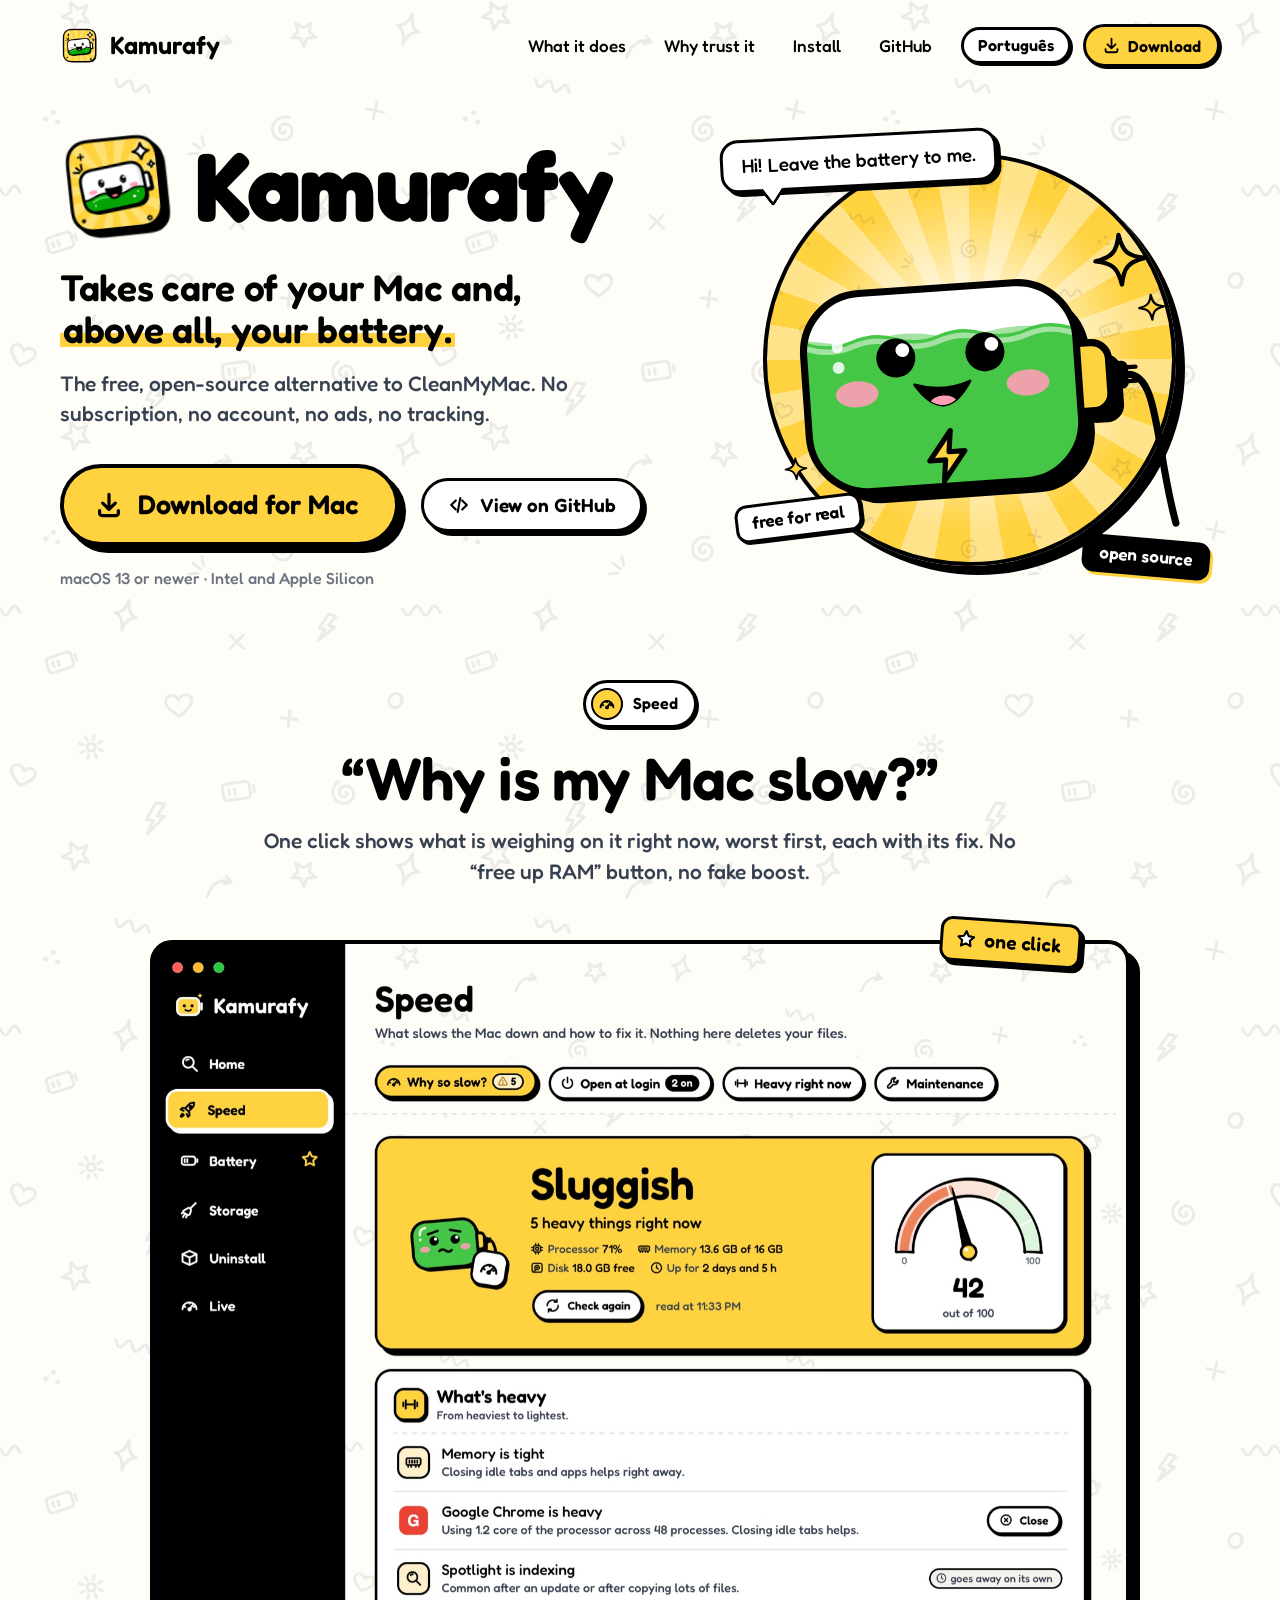
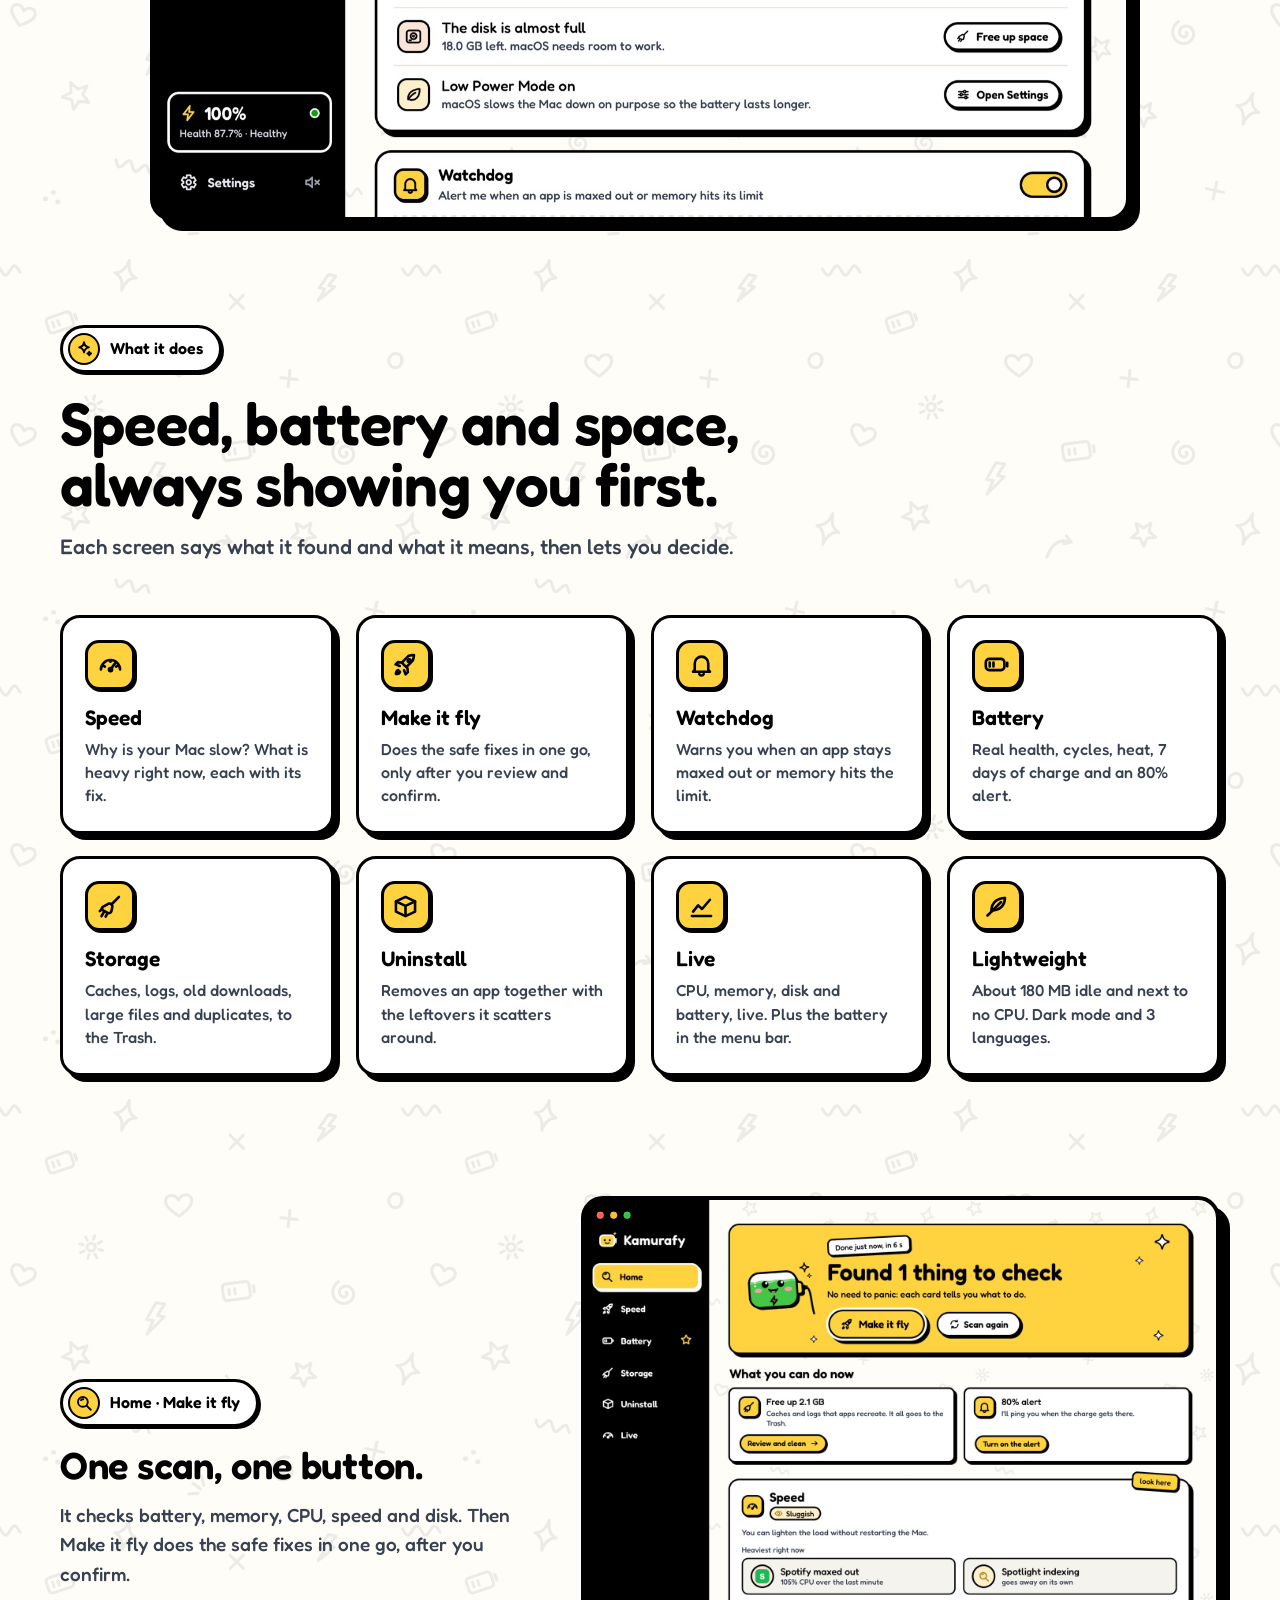
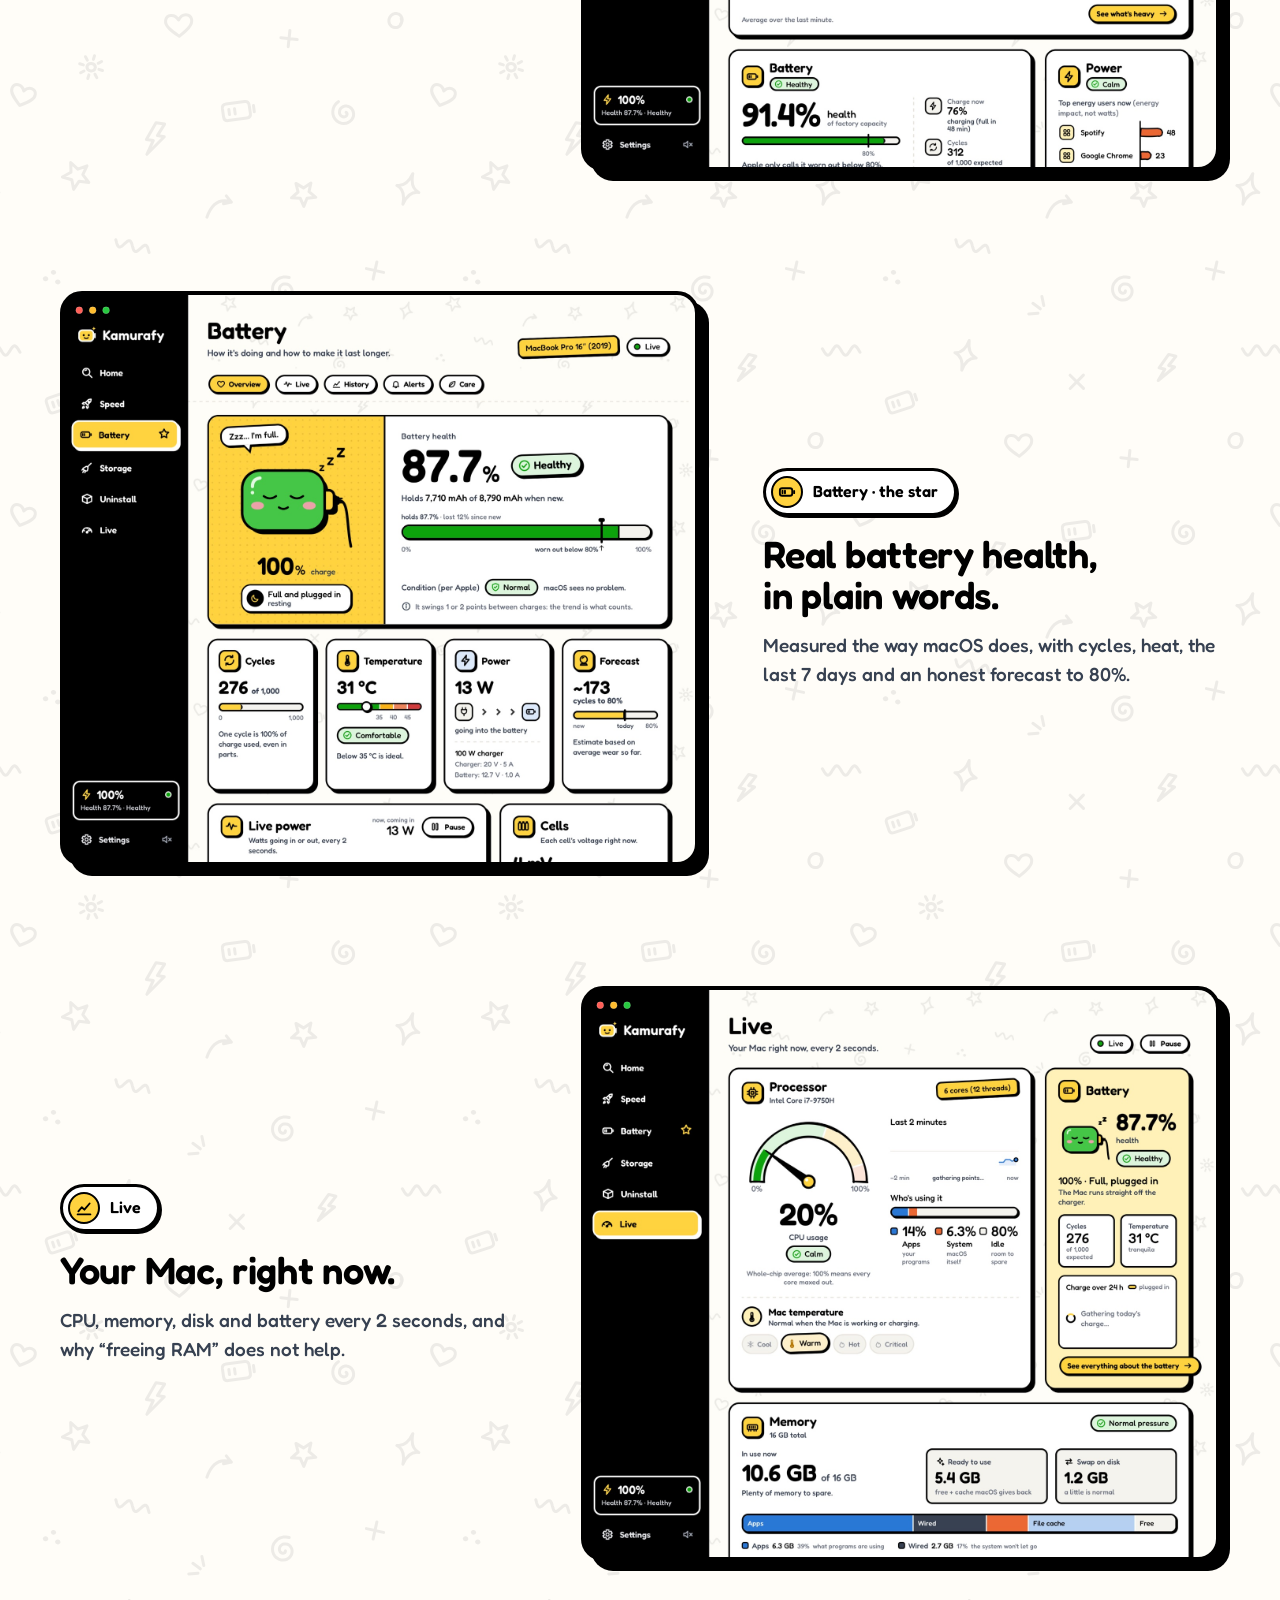
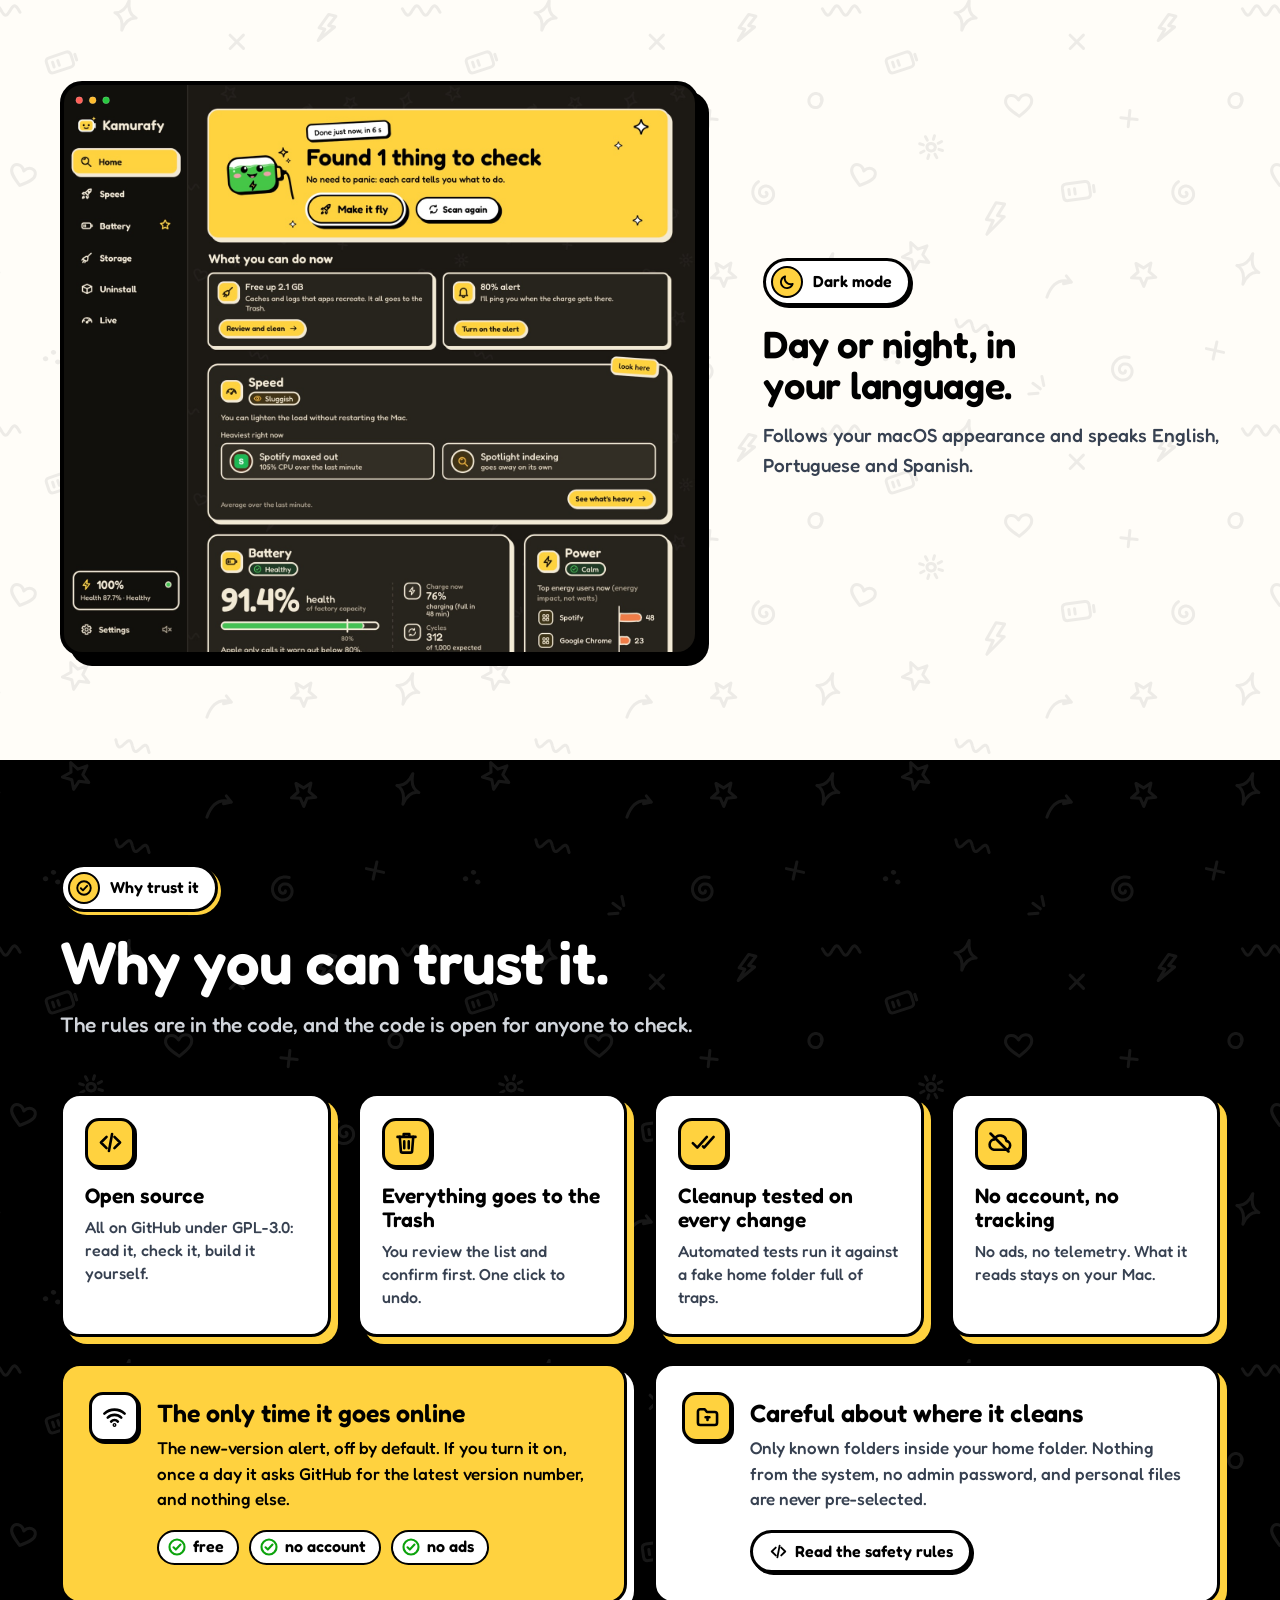
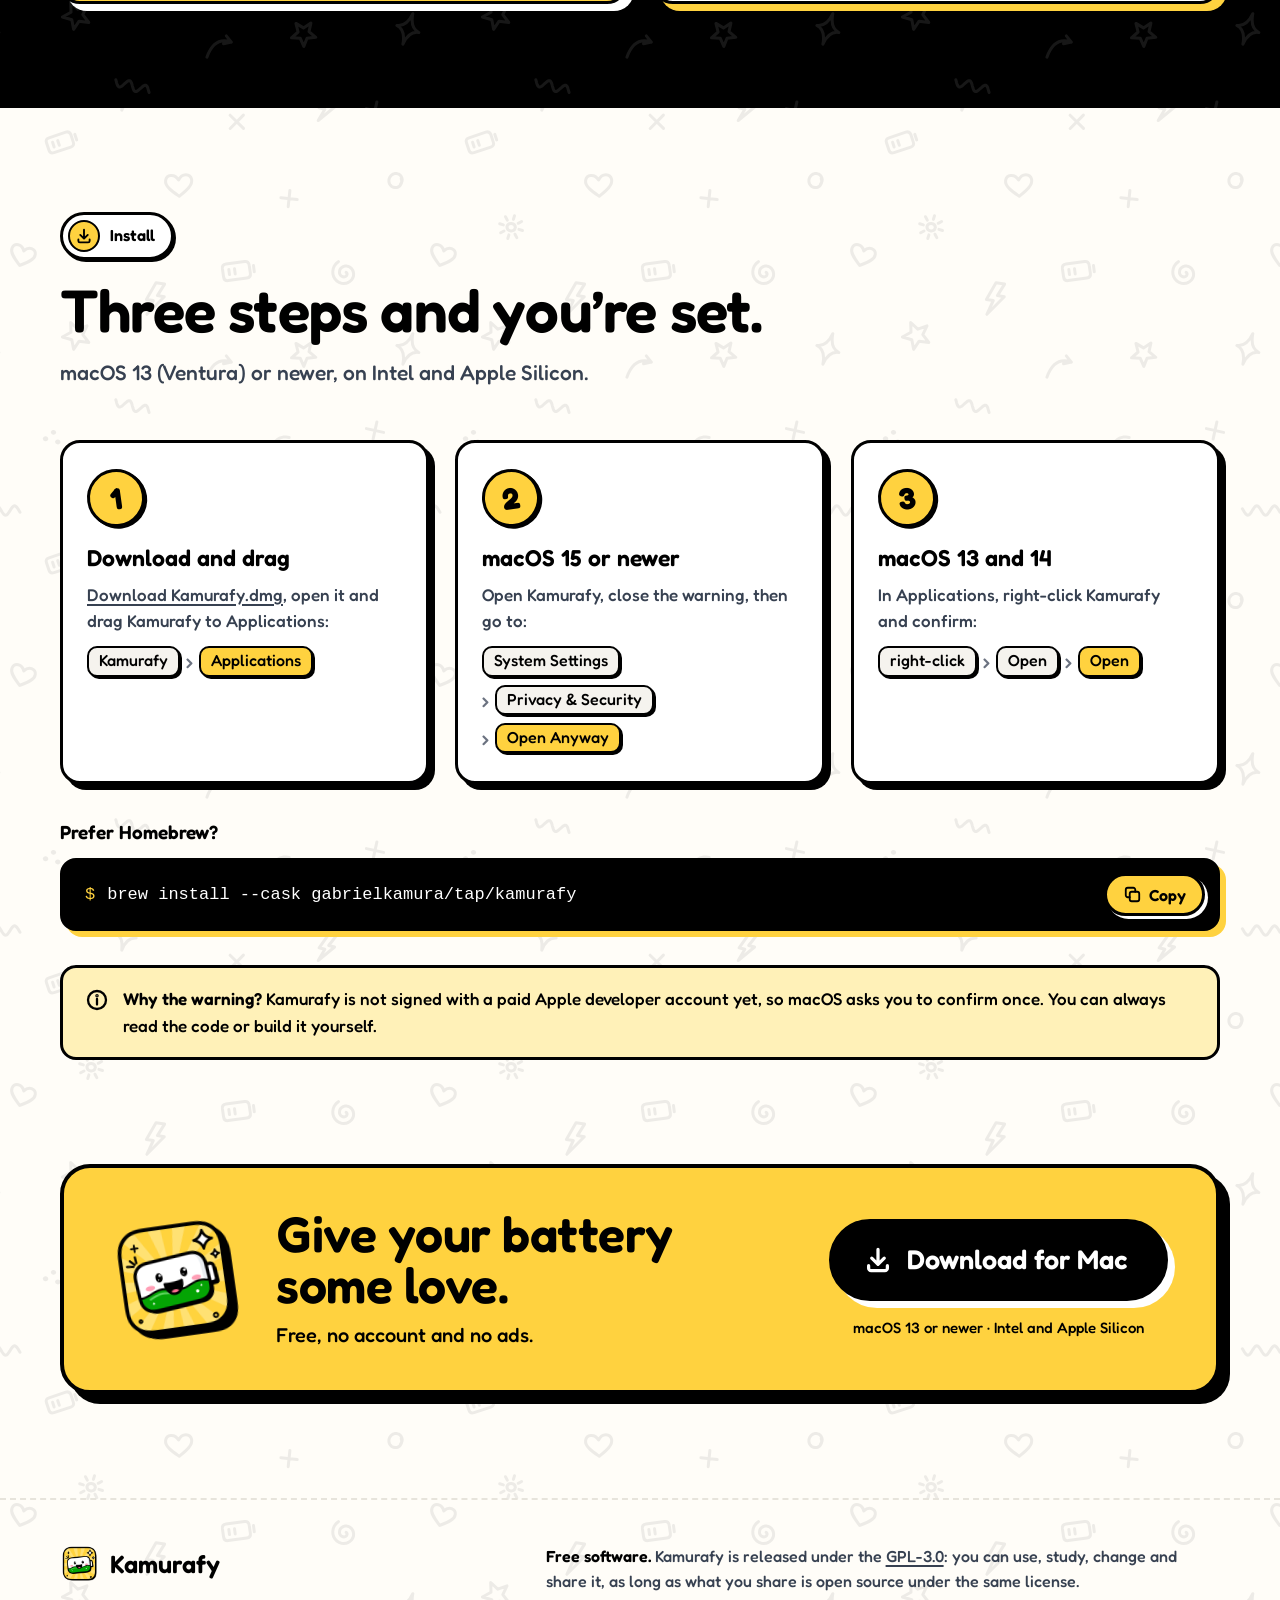
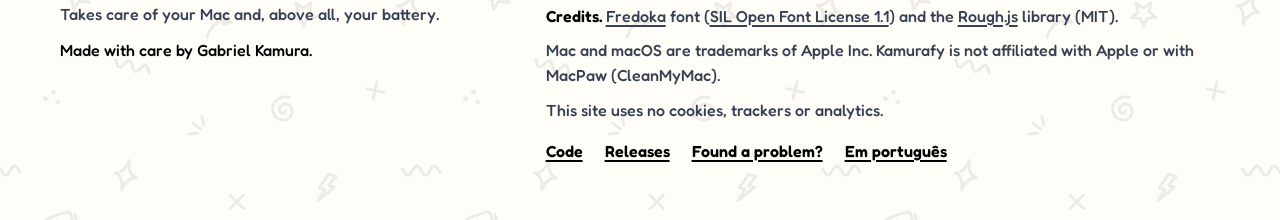
<file: site/index.html>
<!doctype html>
<html lang="en">
<head>
  <meta charset="utf-8">
  <meta name="viewport" content="width=device-width, initial-scale=1">
  <title>Kamurafy · the free CleanMyMac alternative that cares about your battery</title>
  <meta name="description" content="Free, open-source Mac app: find out why your Mac is slow, look after your battery, free up space and uninstall apps. No subscription, no account, no tracking.">
  <meta name="color-scheme" content="light">
  <meta name="theme-color" content="#fffdf8">
  <link rel="canonical" href="https://gabrielkamura.github.io/kamurafy/">
  <link rel="alternate" hreflang="en" href="https://gabrielkamura.github.io/kamurafy/">
  <link rel="alternate" hreflang="pt-BR" href="https://gabrielkamura.github.io/kamurafy/pt/">
  <link rel="alternate" hreflang="x-default" href="https://gabrielkamura.github.io/kamurafy/">
  <meta property="og:type" content="website">
  <meta property="og:url" content="https://gabrielkamura.github.io/kamurafy/">
  <meta property="og:locale" content="en_US">
  <meta property="og:locale:alternate" content="pt_BR">
  <meta property="og:title" content="Kamurafy · the free CleanMyMac alternative that cares about your battery">
  <meta property="og:description" content="Why is my Mac slow? One click tells you. Free, open source, no account and no tracking.">
  <meta property="og:image" content="https://gabrielkamura.github.io/kamurafy/img/en/speed.jpg">
  <link rel="icon" type="image/png" href="favicon.png">
  <link rel="apple-touch-icon" href="favicon.png">
  <link rel="preload" href="fonts/Fredoka-600.woff2" as="font" type="font/woff2" crossorigin>
  <link rel="stylesheet" href="estilo.css">
</head>
<body>

<!-- icons in the same stroke as the app: viewBox 24, stroke 2.3, round caps -->
<svg class="sprite" aria-hidden="true" focusable="false">
  <symbol id="i-baixar" viewBox="0 0 24 24"><path d="M12 3.5v11.5M7 10.5l5 5 5-5"/><path d="M4.5 16.5v2a2 2 0 0 0 2 2h11a2 2 0 0 0 2-2v-2"/></symbol>
  <symbol id="i-codigo" viewBox="0 0 24 24"><path d="m8.5 7-5 5 5 5M15.5 7l5 5-5 5M13.4 4.5l-2.8 15"/></symbol>
  <symbol id="i-scan" viewBox="0 0 24 24"><circle cx="10.5" cy="10.5" r="6.5"/><path d="M15.4 15.4 21 21"/><path d="M8 8.2c.8-.9 1.8-1.3 3-1.2"/></symbol>
  <symbol id="i-bateria" viewBox="0 0 24 24"><rect x="2.5" y="7" width="16.5" height="10" rx="3"/><path d="M21.5 10.5v3"/><path d="M6 10.2v3.6M9.3 10.2v3.6"/></symbol>
  <symbol id="i-painel" viewBox="0 0 24 24"><path d="M3.5 16.5a8.5 8.5 0 1 1 17 0"/><path d="M12 16.5l4-5.5"/><circle cx="12" cy="16.5" r="1.4"/><path d="M6 13.2l1 .6M18 13.2l-1 .6M12 8.2v1.3"/></symbol>
  <symbol id="i-faxina" viewBox="0 0 24 24"><path d="M19.5 3.5 12.8 10.2"/><path d="M10.4 9.4c1.9-.4 3.6 1.3 3.2 3.2l-.8 3.6c-.3 1.4-1.9 2.2-3.2 1.5l-4.3-2.2c-1.1-.6-1.3-2-.5-2.9Z"/><path d="M6.5 16.6 4 20.5M9.3 18l-1.6 3M4.6 13.9l-2.1 2.2"/></symbol>
  <symbol id="i-otimizar" viewBox="0 0 24 24"><path d="M14.5 4.5c2.8-1.1 5-1 5-1s.1 2.2-1 5l-5.8 5.8-4-4Z"/><path d="M8.7 10.3 5.2 9.9l-2 2 3.7 1.4M13.7 15.3l.4 3.5-2 2-1.4-3.7"/><circle cx="15.3" cy="8.7" r="1.3"/><path d="M5.6 16.9c-1.4.5-2.1 2.6-2.1 3.6 1 0 3.1-.7 3.6-2.1"/></symbol>
  <symbol id="i-caixa" viewBox="0 0 24 24"><path d="M3.5 7.5 12 3.5l8.5 4v9L12 20.5l-8.5-4Z"/><path d="M3.5 7.5 12 11.5l8.5-4M12 11.5v9"/></symbol>
  <symbol id="i-sino" viewBox="0 0 24 24"><path d="M6 16.5V11a6 6 0 0 1 12 0v5.5l1.5 2h-15Z"/><path d="M10 20.5a2.2 2.2 0 0 0 4 0"/></symbol>
  <symbol id="i-grafico" viewBox="0 0 24 24"><path d="M3.5 20.5h17"/><path d="M4.5 16.5 9 11l3.5 3.2 7-8.2"/></symbol>
  <symbol id="i-pena" viewBox="0 0 24 24"><path d="M19.5 4.5C13 4.5 7.5 8.5 7.5 15.5v1l8.5-8.5"/><path d="M19.5 4.5c0 6.5-4.5 11-12 11"/><path d="M7.5 16.5 4 20"/></symbol>
  <symbol id="i-lua" viewBox="0 0 24 24"><path d="M19.5 14.6A8 8 0 0 1 9.4 4.5a8 8 0 1 0 10.1 10.1Z"/></symbol>
  <symbol id="i-ok" viewBox="0 0 24 24"><circle cx="12" cy="12" r="9"/><path d="m7.8 12.3 2.8 2.8 5.6-6"/></symbol>
  <symbol id="i-lixeira" viewBox="0 0 24 24"><path d="M4 7h16M9.5 7V4.5h5V7"/><path d="M6 7l1 12.5a1.5 1.5 0 0 0 1.5 1.5h7a1.5 1.5 0 0 0 1.5-1.5L18 7"/><path d="M10 11v6M14 11v6"/></symbol>
  <symbol id="i-pasta" viewBox="0 0 24 24"><path d="M3.5 7.5a2 2 0 0 1 2-2h4l2 2.5h7a2 2 0 0 1 2 2v7.5a2 2 0 0 1-2 2h-13a2 2 0 0 1-2-2Z"/><path d="M12 12.5v2.5M10.3 12.6h3.4"/></symbol>
  <symbol id="i-duplo" viewBox="0 0 24 24"><path d="m2.5 12.5 4 4 8.5-9.5"/><path d="m11.5 15.5 1 1 8.5-9.5"/></symbol>
  <symbol id="i-nuvem-nao" viewBox="0 0 24 24"><path d="M7 18.5h10.5a4 4 0 0 0 .6-7.95A5.5 5.5 0 0 0 7.6 9.2 4.7 4.7 0 0 0 7 18.5Z"/><path d="M4 4l16 16"/></symbol>
  <symbol id="i-wifi" viewBox="0 0 24 24"><path d="M3 9.5a13 13 0 0 1 18 0M6 13a8.5 8.5 0 0 1 12 0M9 16.5a4 4 0 0 1 6 0"/><circle cx="12" cy="19.5" r=".6"/></symbol>
  <symbol id="i-info" viewBox="0 0 24 24"><circle cx="12" cy="12" r="9"/><path d="M12 11v5.5"/><circle cx="12" cy="7.8" r=".6"/></symbol>
  <symbol id="i-estrela" viewBox="0 0 24 24"><path d="m12 3.5 2.6 5.3 5.9.9-4.3 4.1 1 5.8L12 16.9l-5.2 2.7 1-5.8-4.3-4.1 5.9-.9Z"/></symbol>
  <symbol id="i-brilho" viewBox="0 0 24 24"><path d="M12 3c.6 4.2 2.5 6.1 6.5 6.8-4 .7-5.9 2.6-6.5 6.8-.6-4.2-2.5-6.1-6.5-6.8C9.5 9.1 11.4 7.2 12 3Z"/><path d="M19 15.5c.3 1.6 1 2.3 2.5 2.5-1.5.3-2.2 1-2.5 2.5-.3-1.5-1-2.2-2.5-2.5 1.5-.2 2.2-.9 2.5-2.5Z"/></symbol>
  <symbol id="i-copiar" viewBox="0 0 24 24"><rect x="8.5" y="8.5" width="12" height="12" rx="2.5"/><path d="M15.5 8.5V6a2.5 2.5 0 0 0-2.5-2.5H6A2.5 2.5 0 0 0 3.5 6v7A2.5 2.5 0 0 0 6 15.5h2.5"/></symbol>
</svg>

<a class="pular" href="#conteudo">Skip to content</a>

<header class="topo">
  <div class="wrap">
    <a class="marca" href="#" aria-label="Kamurafy, top of the page">
      <img src="img/icone.png" width="40" height="40" alt="">
      <span>Kamurafy</span>
    </a>
    <nav aria-label="Sections">
      <ul>
        <li class="link"><a href="#what-it-does">What it does</a></li>
        <li class="link"><a href="#trust">Why trust it</a></li>
        <li class="link"><a href="#install">Install</a></li>
        <li class="link"><a href="https://github.com/GabrielKamura/kamurafy">GitHub</a></li>
        <li class="idioma"><a href="pt/" hreflang="pt-BR" lang="pt-BR" aria-label="Português (ver o site em português)"><span class="longo">Português</span><span class="curto">PT</span></a></li>
        <li><a class="btn ouro pequeno" href="https://github.com/GabrielKamura/kamurafy/releases/latest/download/Kamurafy.dmg"><svg class="ic"><use href="#i-baixar"/></svg>Download</a></li>
      </ul>
    </nav>
  </div>
</header>

<main id="conteudo">

  <!-- 1. hero -->
  <section class="heroi" aria-labelledby="titulo">
    <div class="wrap">
      <div class="heroi-texto">
        <div class="heroi-nome">
          <img src="img/icone.png" width="112" height="112" alt="Kamurafy icon: a smiling battery">
          <h1 id="titulo">Kamurafy</h1>
        </div>
        <p class="lema">Takes care of your Mac and,<br> <span class="grifo">above all, your battery.</span></p>
        <p class="sub">The free, open-source alternative to CleanMyMac. No subscription, no account, no ads, no tracking.</p>
        <div class="acoes">
          <a class="btn ouro grande" href="https://github.com/GabrielKamura/kamurafy/releases/latest/download/Kamurafy.dmg"><svg class="ic"><use href="#i-baixar"/></svg>Download for Mac</a>
          <a class="btn" href="https://github.com/GabrielKamura/kamurafy"><svg class="ic"><use href="#i-codigo"/></svg>View on GitHub</a>
        </div>
        <p class="req">macOS 13 or newer · Intel and Apple Silicon</p>
      </div>

      <div class="palco">
        <div class="sol" aria-hidden="true"></div>
        <p class="balao" aria-live="polite">Hi! Leave the battery to me.</p>
        <div class="mascote" role="img" aria-label="Kamurafy mascot: a smiling battery, charging">
          <div class="km" data-face="happy">
            <svg class="km-svg" viewBox="0 0 260 200" aria-hidden="true" focusable="false">
              <defs>
                <clipPath id="km-clip"><rect x="24" y="40" width="176" height="128" rx="38"/></clipPath>
                <clipPath id="km-boca"><path d="M97 110 Q112 134 127 110 Q112 115.5 97 110 Z"/></clipPath>
              </defs>
              <g class="km-cabo">
                <path class="km-fio" d="M231 104 C252 104 246 152 256 202"/>
                <rect class="km-plugue" x="217" y="95" width="15" height="18" rx="4"/>
                <path class="km-pino" d="M232 99.5h5M232 108.5h5"/>
              </g>
              <g class="km-corpo">
                <g class="km-sombra">
                  <rect x="32" y="48" width="176" height="128" rx="38"/>
                  <rect x="200" y="90" width="28" height="44" rx="11"/>
                </g>
                <rect class="km-polo" x="192" y="82" width="28" height="44" rx="11"/>
                <rect class="km-fundo" x="24" y="40" width="176" height="128" rx="38"/>
                <g clip-path="url(#km-clip)">
                  <g transform="translate(0 70)">
                    <g class="km-tras"><path class="km-onda-tras" d="M-72 0 q18 -4 36 0 t36 0 t36 0 t36 0 t36 0 t36 0 t36 0 t36 0 t36 0 t36 0 t36 0 t36 0 V210 H-72 Z"/></g>
                    <g class="km-bolhas">
                      <circle class="b1" cx="60" cy="50" r="4.5"/><circle class="b2" cx="112" cy="64" r="3.2"/>
                      <circle class="b3" cx="158" cy="46" r="5"/><circle class="b4" cx="136" cy="72" r="2.6"/>
                    </g>
                    <g class="km-frente">
                      <path class="km-onda" d="M-56 0 q14 -5 28 0 t28 0 t28 0 t28 0 t28 0 t28 0 t28 0 t28 0 t28 0 t28 0 t28 0 t28 0 t28 0 t28 0 V210 H-56 Z"/>
                      <path class="km-crista" d="M-56 0 q14 -5 28 0 t28 0 t28 0 t28 0 t28 0 t28 0 t28 0 t28 0 t28 0 t28 0 t28 0 t28 0 t28 0 t28 0" transform="translate(0 4)"/>
                    </g>
                  </g>
                  <path class="km-brilho" d="M46 74 Q46 58 62 56"/>
                  <circle class="km-brilho-ponto" cx="46" cy="87" r="3.8"/>
                </g>
                <rect class="km-contorno" x="24" y="40" width="176" height="128" rx="38"/>
                <g class="km-rosto"><g transform="translate(112 104) scale(1.2) translate(-112 -104)">
                  <g class="km-bochechas"><ellipse cx="66" cy="113" rx="11.5" ry="7"/><ellipse cx="158" cy="113" rx="11.5" ry="7"/></g>
                  <g class="km-parte f-happy">
                    <g class="km-olhos">
                      <g class="km-olho"><circle cx="88" cy="95" r="10.5"/><circle class="km-reflexo" cx="91.8" cy="91" r="3.7"/></g>
                      <g class="km-olho"><circle cx="136" cy="95" r="10.5"/><circle class="km-reflexo" cx="139.8" cy="91" r="3.7"/></g>
                    </g>
                    <path class="km-boca" d="M97 110 Q112 134 127 110 Q112 115.5 97 110 Z"/>
                    <ellipse class="km-lingua" cx="112" cy="120.5" rx="7" ry="3.6" clip-path="url(#km-boca)"/>
                  </g>
                  <g class="km-parte km-tracos f-joy">
                    <path d="M78 100 Q88 86 98 100"/><path d="M126 100 Q136 86 146 100"/>
                    <path class="km-boca" d="M93 106 Q112 138 131 106 Q112 113 93 106 Z"/>
                    <ellipse class="km-lingua" cx="112" cy="119" rx="9" ry="4.4"/>
                  </g>
                </g></g>
                <g class="km-raio"><path d="M13.5 2.5 5 13.5h6l-1 8 8.5-11h-6Z" transform="translate(92 128) scale(1.7)"/></g>
              </g>
              <g class="km-estrelas">
                <g class="tw s1"><path d="M0 -16 C2 -5 5 -2 16 0 C5 2 2 5 0 16 C-2 5 -5 2 -16 0 C-5 -2 -2 -5 0 -16 Z" transform="translate(232 30)"/></g>
                <g class="tw s2"><path d="M0 -16 C2 -5 5 -2 16 0 C5 2 2 5 0 16 C-2 5 -5 2 -16 0 C-5 -2 -2 -5 0 -16 Z" transform="translate(250 62) scale(.5)"/></g>
                <g class="tw s3"><path d="M0 -16 C2 -5 5 -2 16 0 C5 2 2 5 0 16 C-2 5 -5 2 -16 0 C-5 -2 -2 -5 0 -16 Z" transform="translate(14 150) scale(.42)"/></g>
              </g>
            </svg>
          </div>
        </div>
        <span class="adesivo branco a1">free for real</span>
        <span class="adesivo tinta a2">open source</span>
      </div>
    </div>
  </section>

  <!-- 2. the highlight: Why is my Mac slow? -->
  <section class="vitrine" id="speed" aria-labelledby="t-lento">
    <div class="wrap">
      <header class="cabeca centro">
        <span class="etiqueta"><span class="etiqueta-ic"><svg class="ic"><use href="#i-painel"/></svg></span>Speed</span>
        <h2 id="t-lento">“Why is my Mac slow?”</h2>
        <p class="lead">One click shows what is weighing on it right now, worst first, each with its fix. No “free up RAM” button, no fake boost.</p>
      </header>
      <figure class="vitrine-fig">
        <span class="adesivo ouro com-ic vitrine-adesivo"><svg class="ic"><use href="#i-estrela"/></svg>one click</span>
        <div class="janela">
          <svg class="luzes" viewBox="0 0 58 14" aria-hidden="true"><circle cx="7" cy="7" r="5.6"/><circle cx="29" cy="7" r="5.6"/><circle cx="51" cy="7" r="5.6"/></svg>
          <img src="img/en/speed.jpg" width="1600" height="1437" alt="Kamurafy's Speed screen: rated Sluggish, 42 out of 100, with five heavy things ranked (memory is tight, Google Chrome is heavy, Spotlight is indexing, the disk is almost full, Low Power Mode is on), each with a button to fix it">
        </div>
      </figure>
    </div>
  </section>

  <!-- 3. what it does -->
  <section class="secao" id="what-it-does" aria-labelledby="t-faz">
    <div class="wrap">
      <header class="cabeca">
        <span class="etiqueta"><span class="etiqueta-ic"><svg class="ic"><use href="#i-brilho"/></svg></span>What it does</span>
        <h2 id="t-faz">Speed, battery and space, always showing you first.</h2>
        <p class="lead">Each screen says what it found and what it means, then lets you decide.</p>
      </header>

      <ul class="tiles">
        <li class="tile">
          <span class="tile-ic"><svg class="ic"><use href="#i-painel"/></svg></span>
          <h3>Speed</h3>
          <p>Why is your Mac slow? What is heavy right now, each with its fix.</p>
        </li>
        <li class="tile">
          <span class="tile-ic"><svg class="ic"><use href="#i-otimizar"/></svg></span>
          <h3>Make it fly</h3>
          <p>Does the safe fixes in one go, only after you review and confirm.</p>
        </li>
        <li class="tile">
          <span class="tile-ic"><svg class="ic"><use href="#i-sino"/></svg></span>
          <h3>Watchdog</h3>
          <p>Warns you when an app stays maxed out or memory hits the limit.</p>
        </li>
        <li class="tile">
          <span class="tile-ic"><svg class="ic"><use href="#i-bateria"/></svg></span>
          <h3>Battery</h3>
          <p>Real health, cycles, heat, 7 days of charge and an 80% alert.</p>
        </li>
        <li class="tile">
          <span class="tile-ic"><svg class="ic"><use href="#i-faxina"/></svg></span>
          <h3>Storage</h3>
          <p>Caches, logs, old downloads, large files and duplicates, to the Trash.</p>
        </li>
        <li class="tile">
          <span class="tile-ic"><svg class="ic"><use href="#i-caixa"/></svg></span>
          <h3>Uninstall</h3>
          <p>Removes an app together with the leftovers it scatters around.</p>
        </li>
        <li class="tile">
          <span class="tile-ic"><svg class="ic"><use href="#i-grafico"/></svg></span>
          <h3>Live</h3>
          <p>CPU, memory, disk and battery, live. Plus the battery in the menu bar.</p>
        </li>
        <li class="tile">
          <span class="tile-ic"><svg class="ic"><use href="#i-pena"/></svg></span>
          <h3>Lightweight</h3>
          <p>About 180 MB idle and next to no CPU. Dark mode and 3 languages.</p>
        </li>
      </ul>

      <div class="recursos">
        <article class="recurso">
          <div class="recurso-texto">
            <span class="etiqueta"><span class="etiqueta-ic"><svg class="ic"><use href="#i-scan"/></svg></span>Home · Make it fly</span>
            <h3>One scan, one button.</h3>
            <p>It checks battery, memory, CPU, speed and disk. Then Make it fly does the safe fixes in one go, after you confirm.</p>
          </div>
          <div class="janela">
            <svg class="luzes" viewBox="0 0 58 14" aria-hidden="true"><circle cx="7" cy="7" r="5.6"/><circle cx="29" cy="7" r="5.6"/><circle cx="51" cy="7" r="5.6"/></svg>
            <img src="img/en/home.jpg" width="1600" height="1437" loading="lazy" alt="Home after a scan: found 1 thing to check, with the Make it fly button, cards to free up 2.1 GB and turn on the 80% alert, and Spotify maxed out under Speed">
          </div>
        </article>

        <article class="recurso">
          <div class="recurso-texto">
            <span class="etiqueta"><span class="etiqueta-ic"><svg class="ic"><use href="#i-bateria"/></svg></span>Battery · the star</span>
            <h3>Real battery health, in plain words.</h3>
            <p>Measured the way macOS does, with cycles, heat, the last 7 days and an honest forecast to 80%.</p>
          </div>
          <div class="janela">
            <svg class="luzes" viewBox="0 0 58 14" aria-hidden="true"><circle cx="7" cy="7" r="5.6"/><circle cx="29" cy="7" r="5.6"/><circle cx="51" cy="7" r="5.6"/></svg>
            <img src="img/en/battery.jpg" width="1600" height="1437" loading="lazy" alt="Battery screen: health 87.7%, Healthy, holds 7,710 mAh of 8,790 mAh when new, the mascot asleep at 100% charge, and cards for cycles, temperature, power and forecast">
          </div>
        </article>

        <article class="recurso">
          <div class="recurso-texto">
            <span class="etiqueta"><span class="etiqueta-ic"><svg class="ic"><use href="#i-grafico"/></svg></span>Live</span>
            <h3>Your Mac, right now.</h3>
            <p>CPU, memory, disk and battery every 2 seconds, and why “freeing RAM” does not help.</p>
          </div>
          <div class="janela">
            <svg class="luzes" viewBox="0 0 58 14" aria-hidden="true"><circle cx="7" cy="7" r="5.6"/><circle cx="29" cy="7" r="5.6"/><circle cx="51" cy="7" r="5.6"/></svg>
            <img src="img/en/live.jpg" width="1600" height="1437" loading="lazy" alt="Live screen: CPU at 20% and calm, the Mac warm, memory at 10.6 GB of 16 GB with normal pressure, and a battery card with 87.7% health">
          </div>
        </article>

        <article class="recurso">
          <div class="recurso-texto">
            <span class="etiqueta"><span class="etiqueta-ic"><svg class="ic"><use href="#i-lua"/></svg></span>Dark mode</span>
            <h3>Day or night, in your language.</h3>
            <p>Follows your macOS appearance and speaks English, Portuguese and Spanish.</p>
          </div>
          <div class="janela">
            <svg class="luzes" viewBox="0 0 58 14" aria-hidden="true"><circle cx="7" cy="7" r="5.6"/><circle cx="29" cy="7" r="5.6"/><circle cx="51" cy="7" r="5.6"/></svg>
            <img src="img/en/dark.jpg" width="1600" height="1437" loading="lazy" alt="The Home screen in dark mode, with the same yellow cards on a dark background">
          </div>
        </article>
      </div>
    </div>
  </section>

  <!-- 4. why trust it -->
  <section class="secao faixa-tinta" id="trust" aria-labelledby="t-confiar">
    <div class="wrap">
      <header class="cabeca">
        <span class="etiqueta"><span class="etiqueta-ic"><svg class="ic"><use href="#i-ok"/></svg></span>Why trust it</span>
        <h2 id="t-confiar">Why you can trust it.</h2>
        <p class="lead">The rules are in the code, and the code is open for anyone to check.</p>
      </header>

      <ul class="regras quatro">
        <li class="regra">
          <span class="tile-ic"><svg class="ic"><use href="#i-codigo"/></svg></span>
          <h3>Open source</h3>
          <p>All on GitHub under GPL-3.0: read it, check it, build it yourself.</p>
        </li>
        <li class="regra">
          <span class="tile-ic"><svg class="ic"><use href="#i-lixeira"/></svg></span>
          <h3>Everything goes to the Trash</h3>
          <p>You review the list and confirm first. One click to undo.</p>
        </li>
        <li class="regra">
          <span class="tile-ic"><svg class="ic"><use href="#i-duplo"/></svg></span>
          <h3>Cleanup tested on every change</h3>
          <p>Automated tests run it against a fake home folder full of traps.</p>
        </li>
        <li class="regra">
          <span class="tile-ic"><svg class="ic"><use href="#i-nuvem-nao"/></svg></span>
          <h3>No account, no tracking</h3>
          <p>No ads, no telemetry. What it reads stays on your Mac.</p>
        </li>
      </ul>

      <div class="confianca">
        <div class="bloco ouro">
          <span class="tile-ic branco"><svg class="ic"><use href="#i-wifi"/></svg></span>
          <div>
            <h3>The only time it goes online</h3>
            <p>The new-version alert, off by default. If you turn it on, once a day it asks GitHub for the latest version number, and nothing else.</p>
            <ul class="selos">
              <li><svg class="ic"><use href="#i-ok"/></svg>free</li>
              <li><svg class="ic"><use href="#i-ok"/></svg>no account</li>
              <li><svg class="ic"><use href="#i-ok"/></svg>no ads</li>
            </ul>
          </div>
        </div>
        <div class="bloco">
          <span class="tile-ic"><svg class="ic"><use href="#i-pasta"/></svg></span>
          <div>
            <h3>Careful about where it cleans</h3>
            <p>Only known folders inside your home folder. Nothing from the system, no admin password, and personal files are never pre-selected.</p>
            <a class="btn pequeno" href="https://github.com/GabrielKamura/kamurafy#cleanup-safety"><svg class="ic"><use href="#i-codigo"/></svg>Read the safety rules</a>
          </div>
        </div>
      </div>
    </div>
  </section>

  <!-- 5. install -->
  <section class="secao" id="install" aria-labelledby="t-instalar">
    <div class="wrap">
      <header class="cabeca">
        <span class="etiqueta"><span class="etiqueta-ic"><svg class="ic"><use href="#i-baixar"/></svg></span>Install</span>
        <h2 id="t-instalar">Three steps and you’re set.</h2>
        <p class="lead">macOS 13 (Ventura) or newer, on Intel and Apple Silicon.</p>
      </header>

      <ol class="passos">
        <li class="passo">
          <span class="passo-num" aria-hidden="true">1</span>
          <h3>Download and drag</h3>
          <p><a href="https://github.com/GabrielKamura/kamurafy/releases/latest/download/Kamurafy.dmg">Download Kamurafy.dmg</a>, open it and drag Kamurafy to Applications:</p>
          <p class="caminho"><span class="tecla">Kamurafy</span><span class="par"><span class="sep" aria-hidden="true">›</span><span class="tecla ouro">Applications</span></span></p>
        </li>
        <li class="passo">
          <span class="passo-num" aria-hidden="true">2</span>
          <h3>macOS 15 or newer</h3>
          <p>Open Kamurafy, close the warning, then go to:</p>
          <p class="caminho"><span class="tecla">System Settings</span><span class="par"><span class="sep" aria-hidden="true">›</span><span class="tecla">Privacy &amp; Security</span></span><span class="par"><span class="sep" aria-hidden="true">›</span><span class="tecla ouro">Open Anyway</span></span></p>
        </li>
        <li class="passo">
          <span class="passo-num" aria-hidden="true">3</span>
          <h3>macOS 13 and 14</h3>
          <p>In Applications, right-click Kamurafy and confirm:</p>
          <p class="caminho"><span class="tecla">right-click</span><span class="par"><span class="sep" aria-hidden="true">›</span><span class="tecla">Open</span></span><span class="par"><span class="sep" aria-hidden="true">›</span><span class="tecla ouro">Open</span></span></p>
        </li>
      </ol>

      <div class="brew">
        <p class="brew-titulo">Prefer Homebrew?</p>
        <div class="terminal">
          <code><span class="prompt" aria-hidden="true">$</span>brew install --cask gabrielkamura/tap/kamurafy</code>
          <button class="btn ouro pequeno copiar" type="button" data-copiar="brew install --cask gabrielkamura/tap/kamurafy" data-ok="Copied!" hidden><svg class="ic"><use href="#i-copiar"/></svg><span>Copy</span></button>
        </div>
      </div>

      <div class="nota">
        <svg class="ic"><use href="#i-info"/></svg>
        <p><b>Why the warning?</b> Kamurafy is not signed with a paid Apple developer account yet, so macOS asks you to confirm once. You can always read the code or build it yourself.</p>
      </div>
    </div>
  </section>

  <!-- final call -->
  <section class="chamada" aria-labelledby="t-chamada">
    <div class="wrap">
      <div class="chamada-card">
        <img class="chamada-ic" src="img/icone.png" width="140" height="140" alt="" loading="lazy">
        <div class="chamada-texto">
          <h2 id="t-chamada">Give your battery some love.</h2>
          <p>Free, no account and no ads.</p>
        </div>
        <div class="chamada-acao">
          <a class="btn tinta grande" href="https://github.com/GabrielKamura/kamurafy/releases/latest/download/Kamurafy.dmg"><svg class="ic"><use href="#i-baixar"/></svg>Download for Mac</a>
          <p class="req">macOS 13 or newer · Intel and Apple Silicon</p>
        </div>
      </div>
    </div>
  </section>

</main>

<!-- 6. footer -->
<footer class="rodape">
  <div class="wrap">
    <div class="rodape-marca">
      <a class="marca" href="#" aria-label="Kamurafy, back to top">
        <img src="img/icone.png" width="40" height="40" alt="" loading="lazy">
        <span>Kamurafy</span>
      </a>
      <p>Takes care of your Mac and, above all, your battery.</p>
      <p class="carinho">Made with care by Gabriel Kamura.</p>
    </div>
    <div class="rodape-info">
      <p><b>Free software.</b> Kamurafy is released under the <a href="https://github.com/GabrielKamura/kamurafy/blob/main/LICENSE">GPL-3.0</a>: you can use, study, change and share it, as long as what you share is open source under the same license.</p>
      <p><b>Credits.</b> <a href="https://github.com/hafontia/Fredoka-One">Fredoka</a> font (<a href="fonts/Fredoka-OFL.txt">SIL Open Font License 1.1</a>) and the <a href="https://roughjs.com">Rough.js</a> library (MIT).</p>
      <p>Mac and macOS are trademarks of Apple Inc. Kamurafy is not affiliated with Apple or with MacPaw (CleanMyMac).</p>
      <p>This site uses no cookies, trackers or analytics.</p>
      <ul class="rodape-links">
        <li><a href="https://github.com/GabrielKamura/kamurafy">Code</a></li>
        <li><a href="https://github.com/GabrielKamura/kamurafy/releases">Releases</a></li>
        <li><a href="https://github.com/GabrielKamura/kamurafy/issues">Found a problem?</a></li>
        <li><a href="pt/" hreflang="pt-BR" lang="pt-BR">Em português</a></li>
      </ul>
    </div>
  </div>
</footer>

<script src="site.js" defer></script>
</body>
</html>
</file>
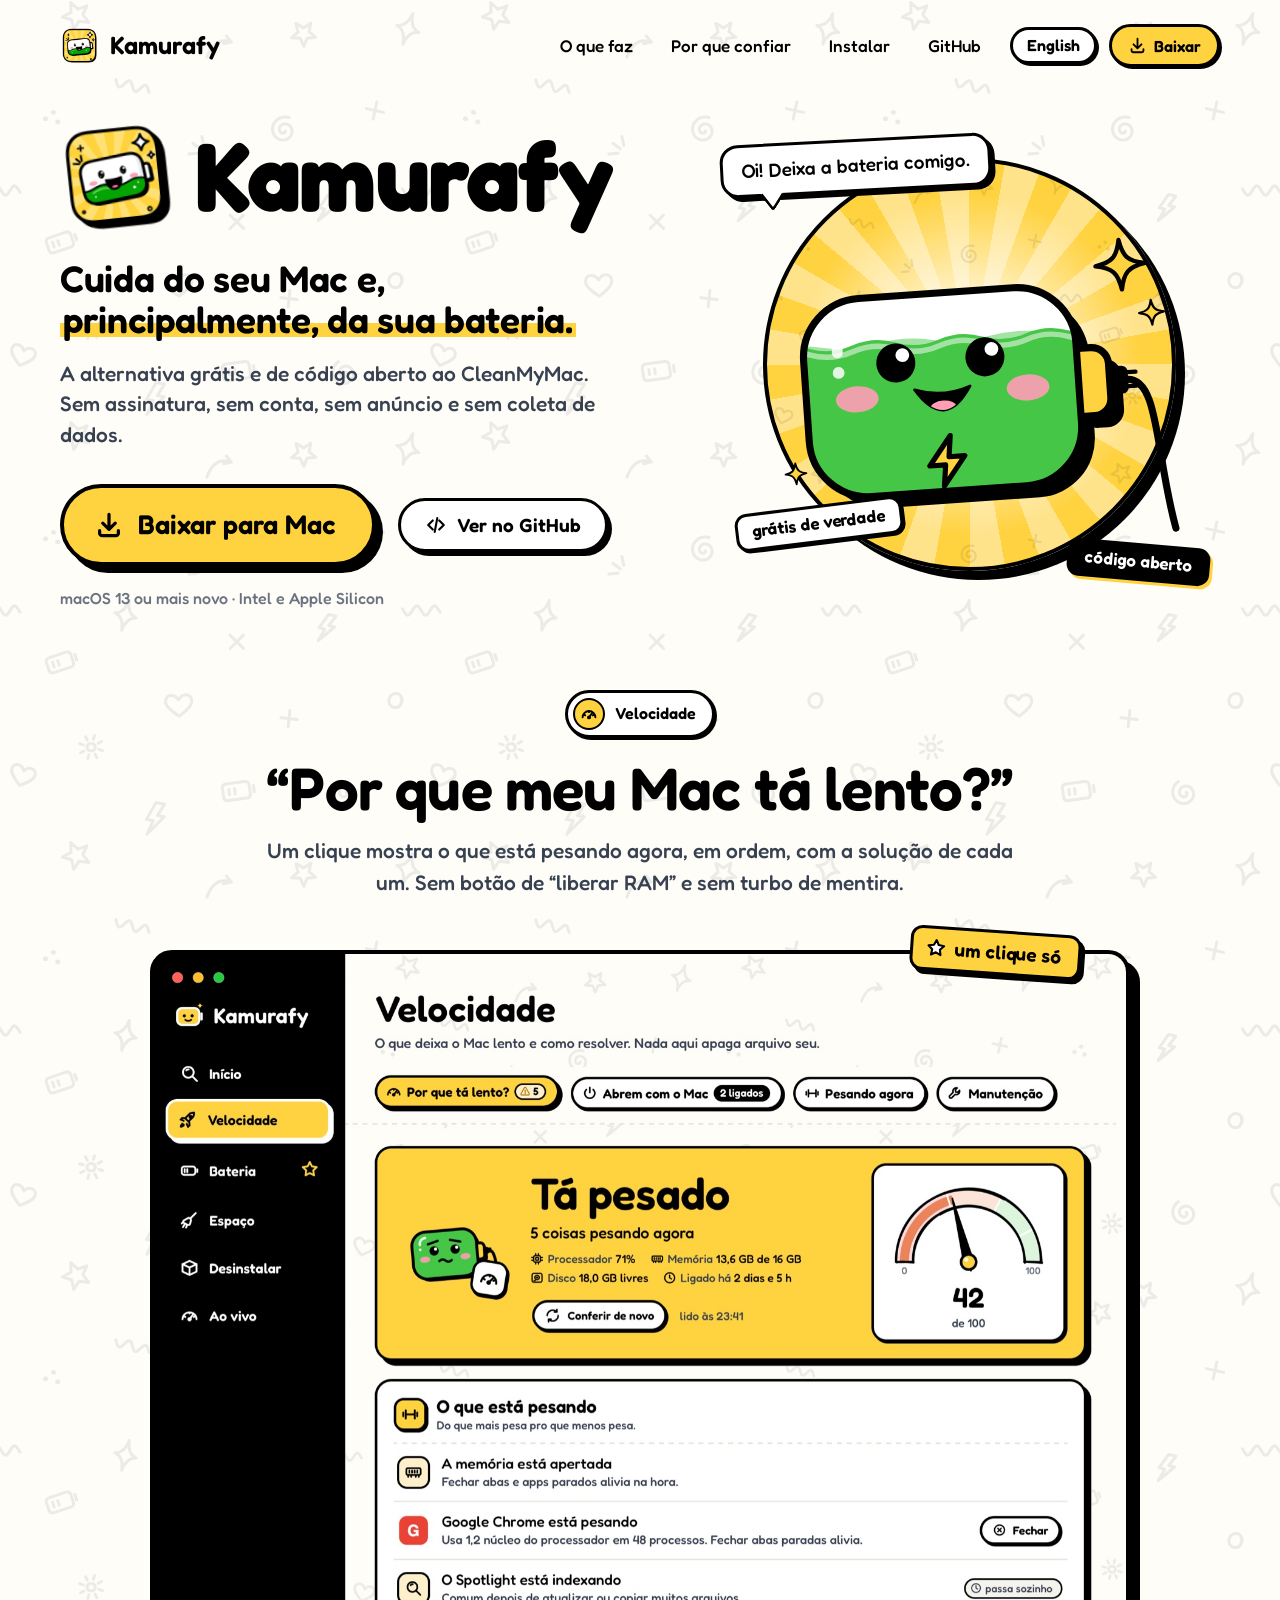
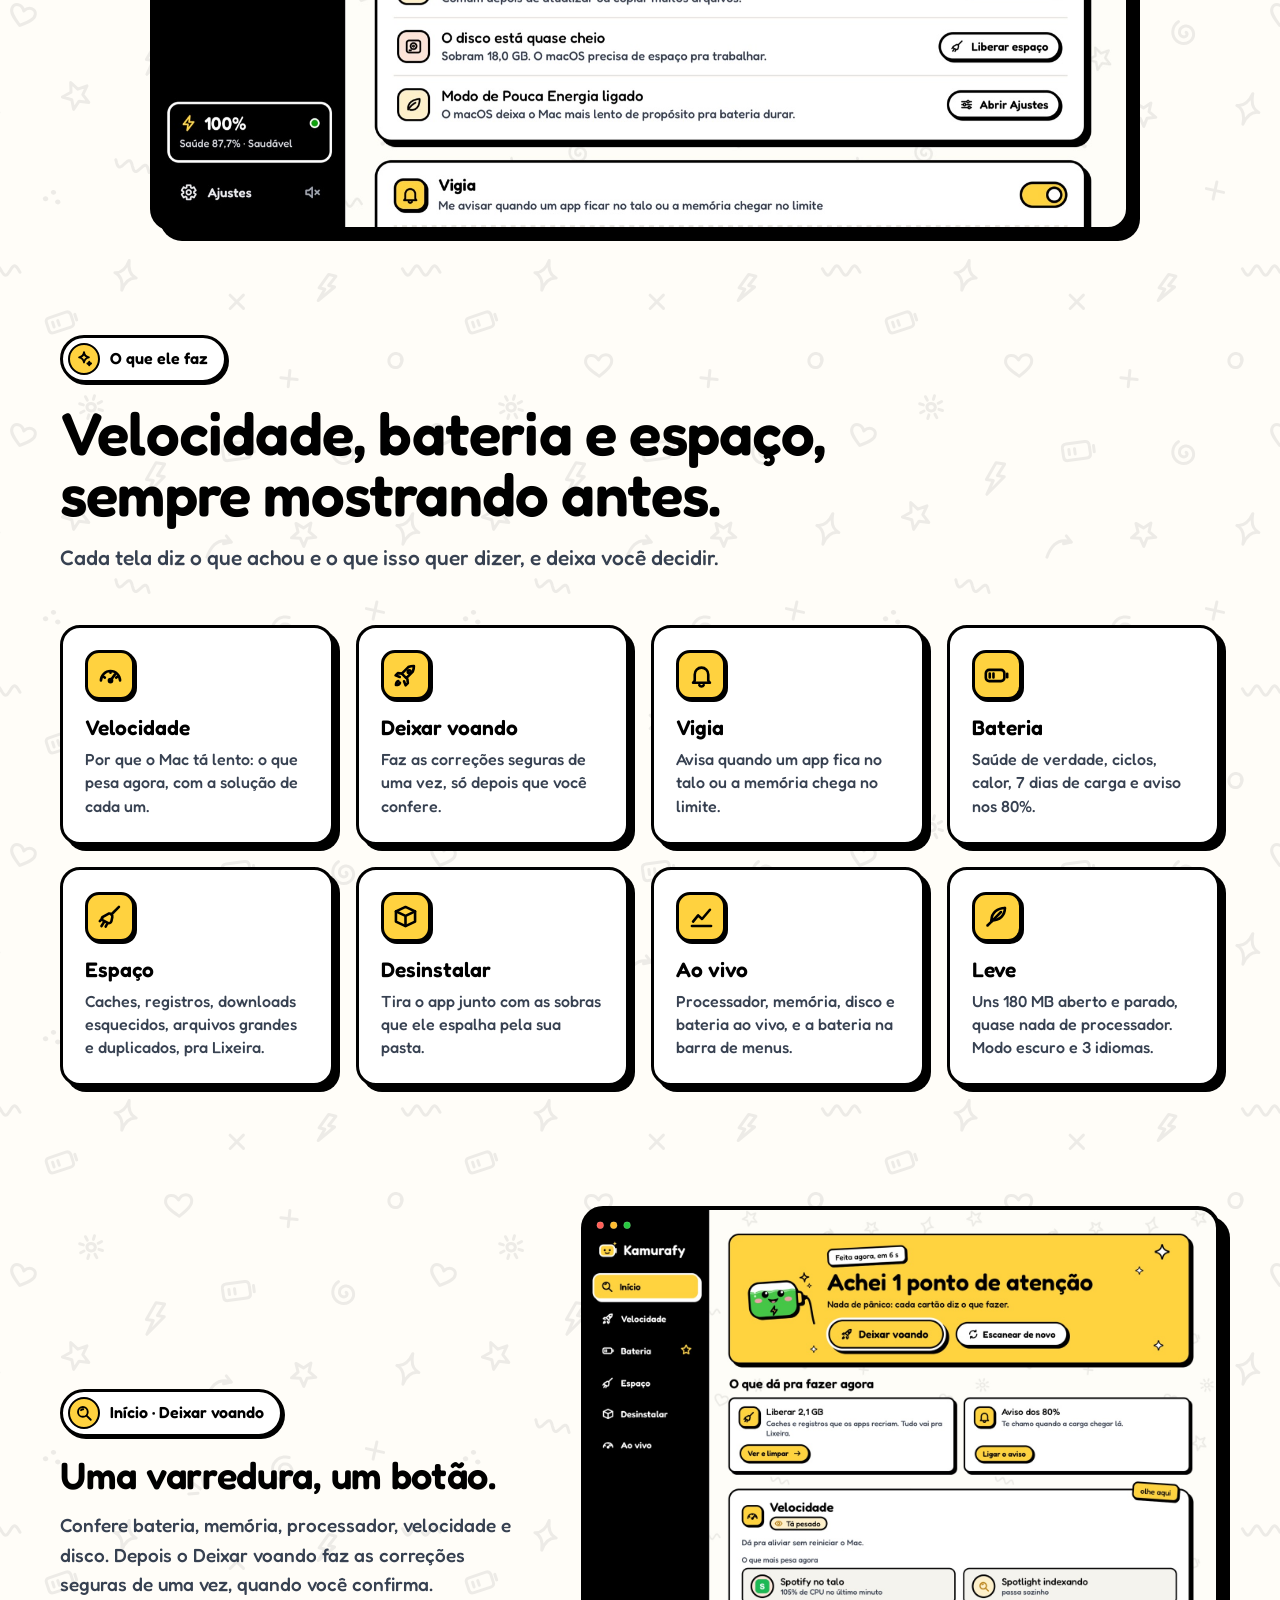
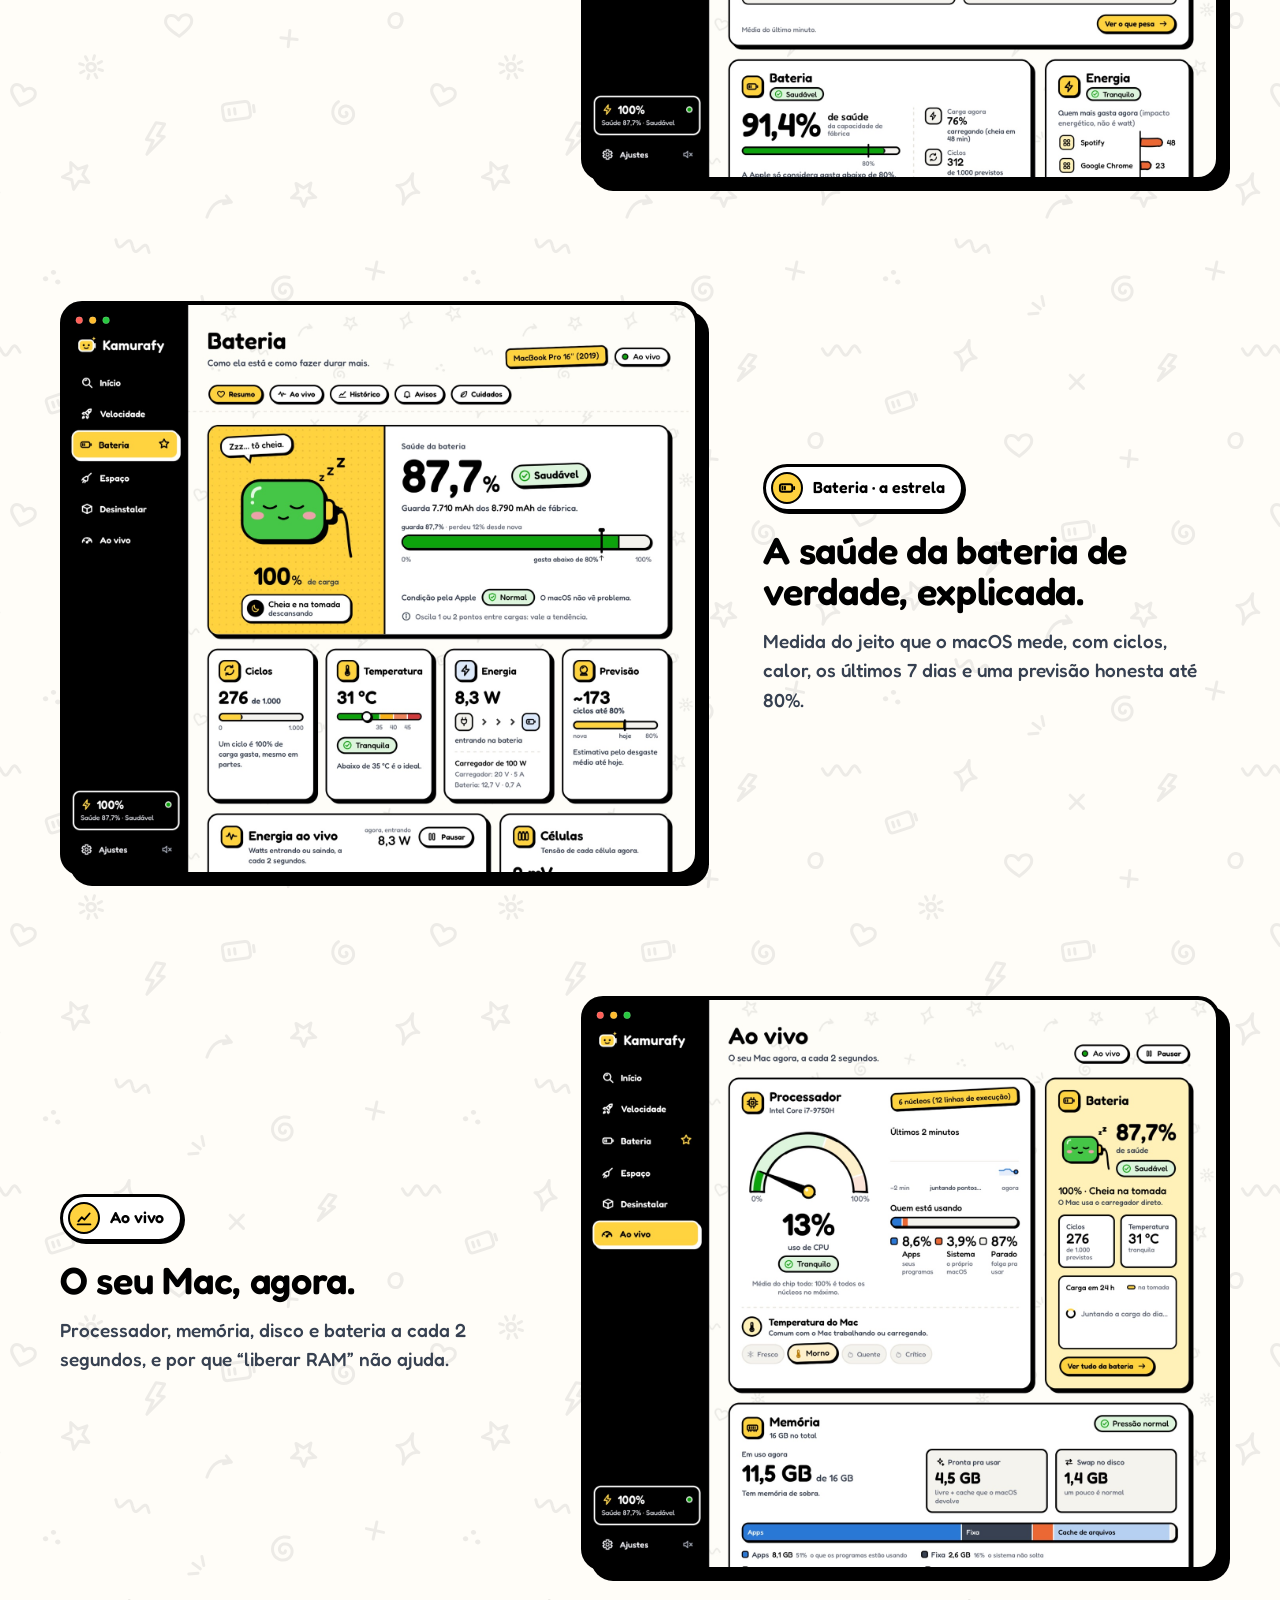
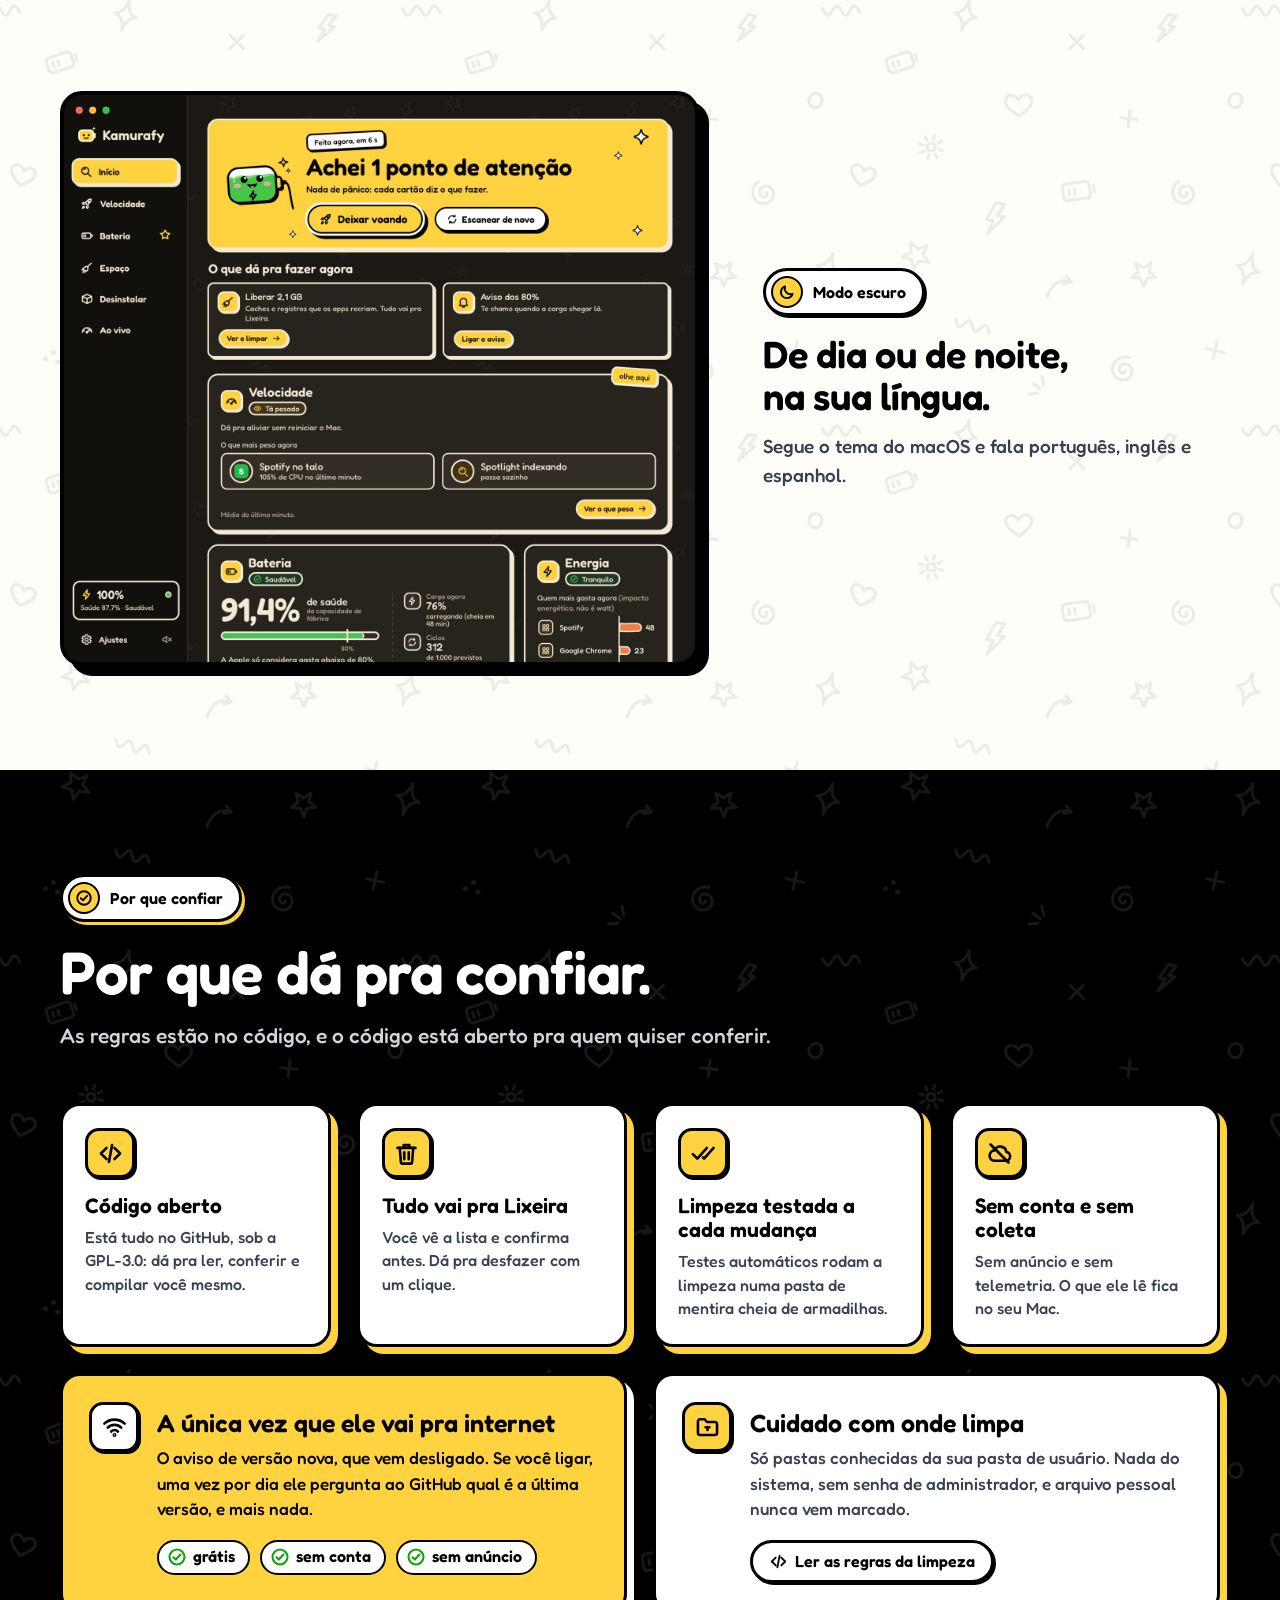
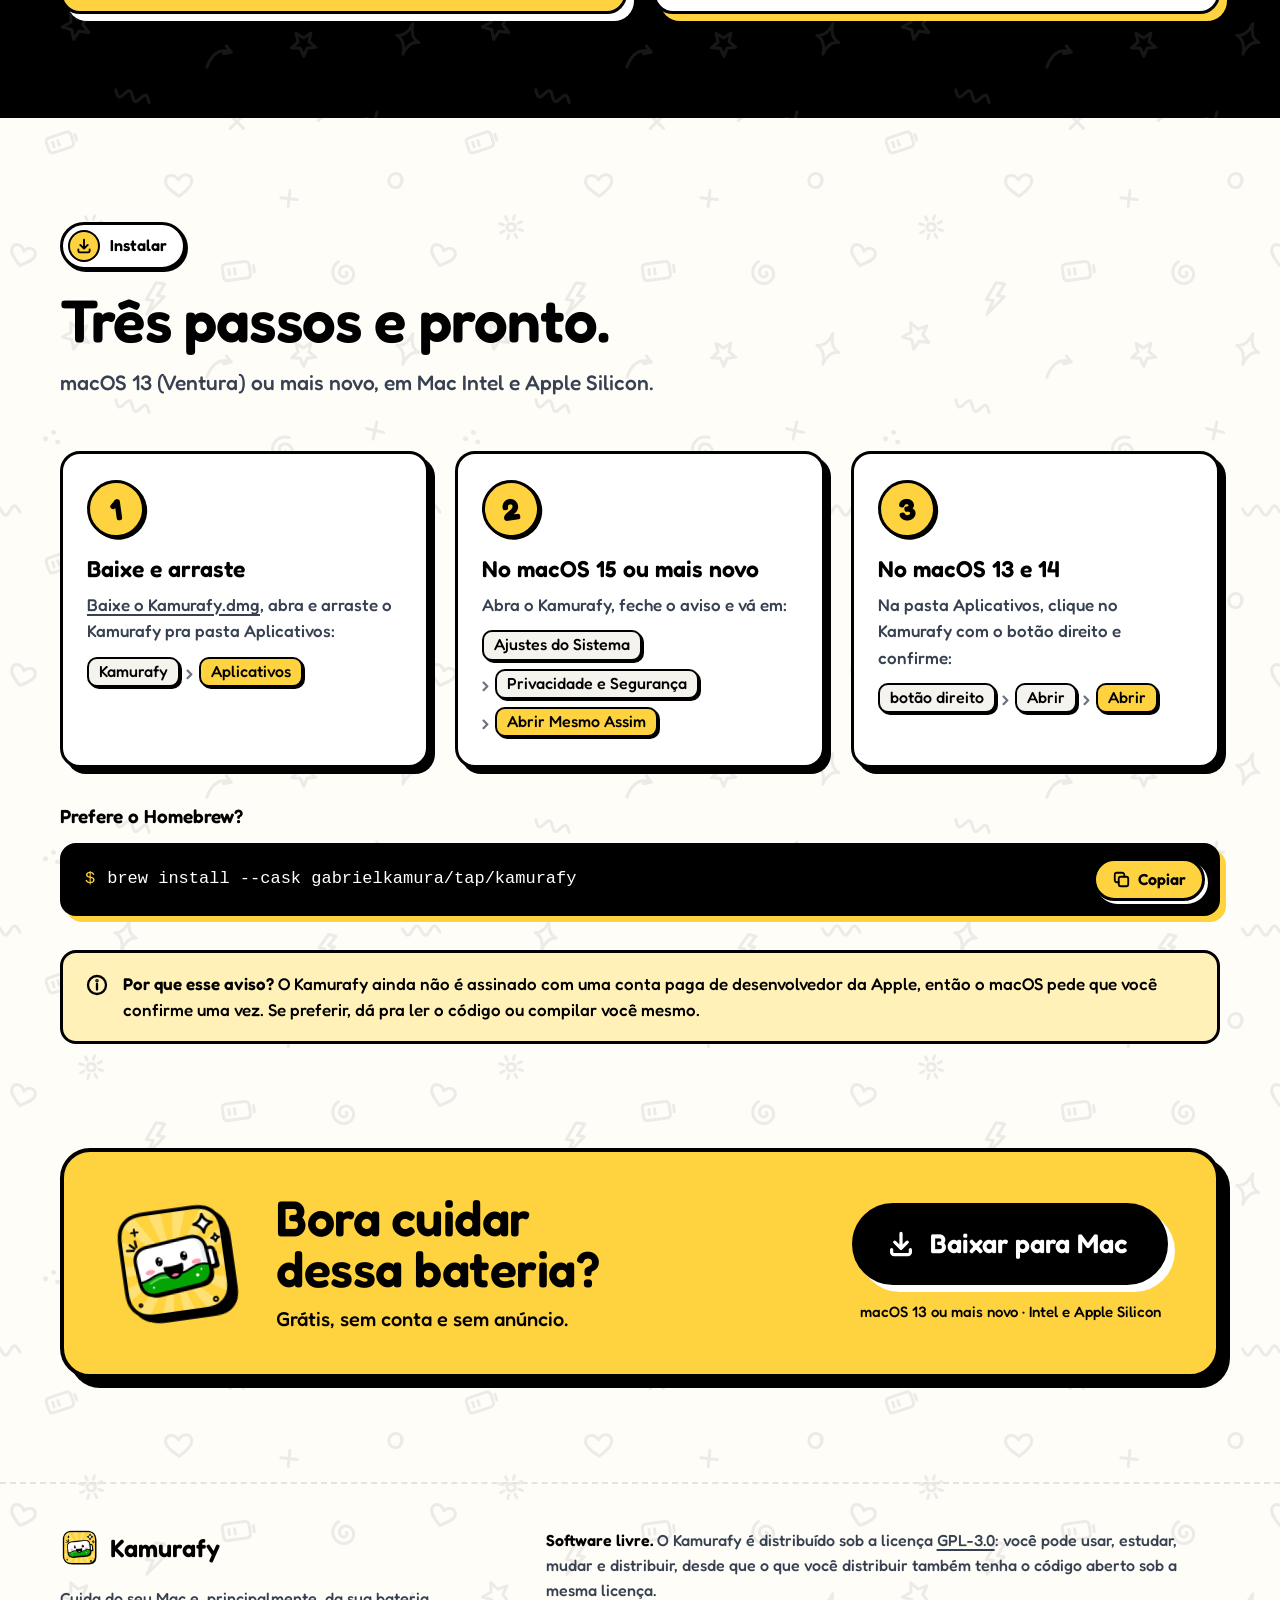
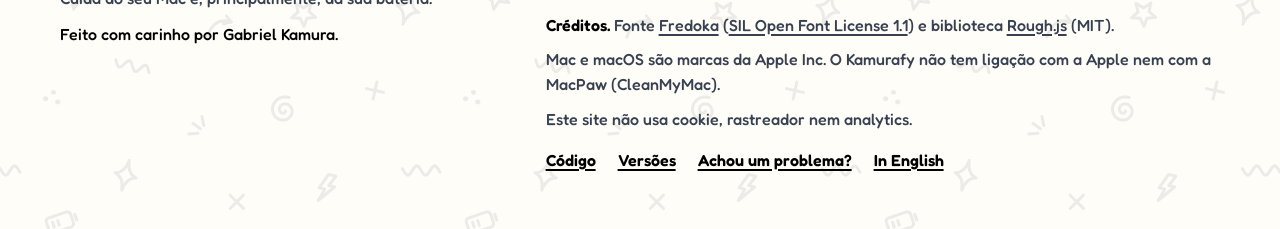
<file: site/pt/index.html>
<!doctype html>
<html lang="pt-BR">
<head>
  <meta charset="utf-8">
  <meta name="viewport" content="width=device-width, initial-scale=1">
  <title>Kamurafy · a alternativa grátis ao CleanMyMac que cuida da bateria</title>
  <meta name="description" content="App de Mac grátis e de código aberto: mostra por que o Mac tá lento, cuida da bateria, libera espaço e desinstala apps. Sem assinatura, sem conta e sem coleta de dados.">
  <meta name="color-scheme" content="light">
  <meta name="theme-color" content="#fffdf8">
  <link rel="canonical" href="https://gabrielkamura.github.io/kamurafy/pt/">
  <link rel="alternate" hreflang="en" href="https://gabrielkamura.github.io/kamurafy/">
  <link rel="alternate" hreflang="pt-BR" href="https://gabrielkamura.github.io/kamurafy/pt/">
  <link rel="alternate" hreflang="x-default" href="https://gabrielkamura.github.io/kamurafy/">
  <meta property="og:type" content="website">
  <meta property="og:url" content="https://gabrielkamura.github.io/kamurafy/pt/">
  <meta property="og:locale" content="pt_BR">
  <meta property="og:locale:alternate" content="en_US">
  <meta property="og:title" content="Kamurafy · a alternativa grátis ao CleanMyMac que cuida da bateria">
  <meta property="og:description" content="Por que meu Mac tá lento? Um clique e ele mostra. Grátis, de código aberto, sem conta e sem coleta de dados.">
  <meta property="og:image" content="https://gabrielkamura.github.io/kamurafy/img/pt/speed.jpg">
  <link rel="icon" type="image/png" href="../favicon.png">
  <link rel="apple-touch-icon" href="../favicon.png">
  <link rel="preload" href="../fonts/Fredoka-600.woff2" as="font" type="font/woff2" crossorigin>
  <link rel="stylesheet" href="../estilo.css">
</head>
<body>

<!-- ícones no mesmo traço do app: viewBox 24, traço 2,3, pontas redondas -->
<svg class="sprite" aria-hidden="true" focusable="false">
  <symbol id="i-baixar" viewBox="0 0 24 24"><path d="M12 3.5v11.5M7 10.5l5 5 5-5"/><path d="M4.5 16.5v2a2 2 0 0 0 2 2h11a2 2 0 0 0 2-2v-2"/></symbol>
  <symbol id="i-codigo" viewBox="0 0 24 24"><path d="m8.5 7-5 5 5 5M15.5 7l5 5-5 5M13.4 4.5l-2.8 15"/></symbol>
  <symbol id="i-scan" viewBox="0 0 24 24"><circle cx="10.5" cy="10.5" r="6.5"/><path d="M15.4 15.4 21 21"/><path d="M8 8.2c.8-.9 1.8-1.3 3-1.2"/></symbol>
  <symbol id="i-bateria" viewBox="0 0 24 24"><rect x="2.5" y="7" width="16.5" height="10" rx="3"/><path d="M21.5 10.5v3"/><path d="M6 10.2v3.6M9.3 10.2v3.6"/></symbol>
  <symbol id="i-painel" viewBox="0 0 24 24"><path d="M3.5 16.5a8.5 8.5 0 1 1 17 0"/><path d="M12 16.5l4-5.5"/><circle cx="12" cy="16.5" r="1.4"/><path d="M6 13.2l1 .6M18 13.2l-1 .6M12 8.2v1.3"/></symbol>
  <symbol id="i-faxina" viewBox="0 0 24 24"><path d="M19.5 3.5 12.8 10.2"/><path d="M10.4 9.4c1.9-.4 3.6 1.3 3.2 3.2l-.8 3.6c-.3 1.4-1.9 2.2-3.2 1.5l-4.3-2.2c-1.1-.6-1.3-2-.5-2.9Z"/><path d="M6.5 16.6 4 20.5M9.3 18l-1.6 3M4.6 13.9l-2.1 2.2"/></symbol>
  <symbol id="i-otimizar" viewBox="0 0 24 24"><path d="M14.5 4.5c2.8-1.1 5-1 5-1s.1 2.2-1 5l-5.8 5.8-4-4Z"/><path d="M8.7 10.3 5.2 9.9l-2 2 3.7 1.4M13.7 15.3l.4 3.5-2 2-1.4-3.7"/><circle cx="15.3" cy="8.7" r="1.3"/><path d="M5.6 16.9c-1.4.5-2.1 2.6-2.1 3.6 1 0 3.1-.7 3.6-2.1"/></symbol>
  <symbol id="i-caixa" viewBox="0 0 24 24"><path d="M3.5 7.5 12 3.5l8.5 4v9L12 20.5l-8.5-4Z"/><path d="M3.5 7.5 12 11.5l8.5-4M12 11.5v9"/></symbol>
  <symbol id="i-sino" viewBox="0 0 24 24"><path d="M6 16.5V11a6 6 0 0 1 12 0v5.5l1.5 2h-15Z"/><path d="M10 20.5a2.2 2.2 0 0 0 4 0"/></symbol>
  <symbol id="i-grafico" viewBox="0 0 24 24"><path d="M3.5 20.5h17"/><path d="M4.5 16.5 9 11l3.5 3.2 7-8.2"/></symbol>
  <symbol id="i-pena" viewBox="0 0 24 24"><path d="M19.5 4.5C13 4.5 7.5 8.5 7.5 15.5v1l8.5-8.5"/><path d="M19.5 4.5c0 6.5-4.5 11-12 11"/><path d="M7.5 16.5 4 20"/></symbol>
  <symbol id="i-lua" viewBox="0 0 24 24"><path d="M19.5 14.6A8 8 0 0 1 9.4 4.5a8 8 0 1 0 10.1 10.1Z"/></symbol>
  <symbol id="i-ok" viewBox="0 0 24 24"><circle cx="12" cy="12" r="9"/><path d="m7.8 12.3 2.8 2.8 5.6-6"/></symbol>
  <symbol id="i-lixeira" viewBox="0 0 24 24"><path d="M4 7h16M9.5 7V4.5h5V7"/><path d="M6 7l1 12.5a1.5 1.5 0 0 0 1.5 1.5h7a1.5 1.5 0 0 0 1.5-1.5L18 7"/><path d="M10 11v6M14 11v6"/></symbol>
  <symbol id="i-pasta" viewBox="0 0 24 24"><path d="M3.5 7.5a2 2 0 0 1 2-2h4l2 2.5h7a2 2 0 0 1 2 2v7.5a2 2 0 0 1-2 2h-13a2 2 0 0 1-2-2Z"/><path d="M12 12.5v2.5M10.3 12.6h3.4"/></symbol>
  <symbol id="i-duplo" viewBox="0 0 24 24"><path d="m2.5 12.5 4 4 8.5-9.5"/><path d="m11.5 15.5 1 1 8.5-9.5"/></symbol>
  <symbol id="i-nuvem-nao" viewBox="0 0 24 24"><path d="M7 18.5h10.5a4 4 0 0 0 .6-7.95A5.5 5.5 0 0 0 7.6 9.2 4.7 4.7 0 0 0 7 18.5Z"/><path d="M4 4l16 16"/></symbol>
  <symbol id="i-wifi" viewBox="0 0 24 24"><path d="M3 9.5a13 13 0 0 1 18 0M6 13a8.5 8.5 0 0 1 12 0M9 16.5a4 4 0 0 1 6 0"/><circle cx="12" cy="19.5" r=".6"/></symbol>
  <symbol id="i-info" viewBox="0 0 24 24"><circle cx="12" cy="12" r="9"/><path d="M12 11v5.5"/><circle cx="12" cy="7.8" r=".6"/></symbol>
  <symbol id="i-estrela" viewBox="0 0 24 24"><path d="m12 3.5 2.6 5.3 5.9.9-4.3 4.1 1 5.8L12 16.9l-5.2 2.7 1-5.8-4.3-4.1 5.9-.9Z"/></symbol>
  <symbol id="i-brilho" viewBox="0 0 24 24"><path d="M12 3c.6 4.2 2.5 6.1 6.5 6.8-4 .7-5.9 2.6-6.5 6.8-.6-4.2-2.5-6.1-6.5-6.8C9.5 9.1 11.4 7.2 12 3Z"/><path d="M19 15.5c.3 1.6 1 2.3 2.5 2.5-1.5.3-2.2 1-2.5 2.5-.3-1.5-1-2.2-2.5-2.5 1.5-.2 2.2-.9 2.5-2.5Z"/></symbol>
  <symbol id="i-copiar" viewBox="0 0 24 24"><rect x="8.5" y="8.5" width="12" height="12" rx="2.5"/><path d="M15.5 8.5V6a2.5 2.5 0 0 0-2.5-2.5H6A2.5 2.5 0 0 0 3.5 6v7A2.5 2.5 0 0 0 6 15.5h2.5"/></symbol>
</svg>

<a class="pular" href="#conteudo">Pular pro conteúdo</a>

<header class="topo">
  <div class="wrap">
    <a class="marca" href="#" aria-label="Kamurafy, início da página">
      <img src="../img/icone.png" width="40" height="40" alt="">
      <span>Kamurafy</span>
    </a>
    <nav aria-label="Seções">
      <ul>
        <li class="link"><a href="#o-que-faz">O que faz</a></li>
        <li class="link"><a href="#confiar">Por que confiar</a></li>
        <li class="link"><a href="#instalar">Instalar</a></li>
        <li class="link"><a href="https://github.com/GabrielKamura/kamurafy">GitHub</a></li>
        <li class="idioma"><a href="../" hreflang="en" lang="en" aria-label="English (see the site in English)"><span class="longo">English</span><span class="curto">EN</span></a></li>
        <li><a class="btn ouro pequeno" href="https://github.com/GabrielKamura/kamurafy/releases/latest/download/Kamurafy.dmg"><svg class="ic"><use href="#i-baixar"/></svg>Baixar</a></li>
      </ul>
    </nav>
  </div>
</header>

<main id="conteudo">

  <!-- 1. herói -->
  <section class="heroi" aria-labelledby="titulo">
    <div class="wrap">
      <div class="heroi-texto">
        <div class="heroi-nome">
          <img src="../img/icone.png" width="112" height="112" alt="Ícone do Kamurafy: uma bateria sorridente">
          <h1 id="titulo">Kamurafy</h1>
        </div>
        <p class="lema">Cuida do seu Mac e,<br> <span class="grifo">principalmente, da sua bateria.</span></p>
        <p class="sub">A alternativa grátis e de código aberto ao CleanMyMac. Sem assinatura, sem conta, sem anúncio e sem coleta de dados.</p>
        <div class="acoes">
          <a class="btn ouro grande" href="https://github.com/GabrielKamura/kamurafy/releases/latest/download/Kamurafy.dmg"><svg class="ic"><use href="#i-baixar"/></svg>Baixar para Mac</a>
          <a class="btn" href="https://github.com/GabrielKamura/kamurafy"><svg class="ic"><use href="#i-codigo"/></svg>Ver no GitHub</a>
        </div>
        <p class="req">macOS 13 ou mais novo · Intel e Apple Silicon</p>
      </div>

      <div class="palco">
        <div class="sol" aria-hidden="true"></div>
        <p class="balao" aria-live="polite">Oi! Deixa a bateria comigo.</p>
        <div class="mascote" role="img" aria-label="Mascote do Kamurafy: uma bateria sorridente, carregando">
          <div class="km" data-face="happy">
            <svg class="km-svg" viewBox="0 0 260 200" aria-hidden="true" focusable="false">
              <defs>
                <clipPath id="km-clip"><rect x="24" y="40" width="176" height="128" rx="38"/></clipPath>
                <clipPath id="km-boca"><path d="M97 110 Q112 134 127 110 Q112 115.5 97 110 Z"/></clipPath>
              </defs>
              <g class="km-cabo">
                <path class="km-fio" d="M231 104 C252 104 246 152 256 202"/>
                <rect class="km-plugue" x="217" y="95" width="15" height="18" rx="4"/>
                <path class="km-pino" d="M232 99.5h5M232 108.5h5"/>
              </g>
              <g class="km-corpo">
                <g class="km-sombra">
                  <rect x="32" y="48" width="176" height="128" rx="38"/>
                  <rect x="200" y="90" width="28" height="44" rx="11"/>
                </g>
                <rect class="km-polo" x="192" y="82" width="28" height="44" rx="11"/>
                <rect class="km-fundo" x="24" y="40" width="176" height="128" rx="38"/>
                <g clip-path="url(#km-clip)">
                  <g transform="translate(0 70)">
                    <g class="km-tras"><path class="km-onda-tras" d="M-72 0 q18 -4 36 0 t36 0 t36 0 t36 0 t36 0 t36 0 t36 0 t36 0 t36 0 t36 0 t36 0 t36 0 V210 H-72 Z"/></g>
                    <g class="km-bolhas">
                      <circle class="b1" cx="60" cy="50" r="4.5"/><circle class="b2" cx="112" cy="64" r="3.2"/>
                      <circle class="b3" cx="158" cy="46" r="5"/><circle class="b4" cx="136" cy="72" r="2.6"/>
                    </g>
                    <g class="km-frente">
                      <path class="km-onda" d="M-56 0 q14 -5 28 0 t28 0 t28 0 t28 0 t28 0 t28 0 t28 0 t28 0 t28 0 t28 0 t28 0 t28 0 t28 0 t28 0 V210 H-56 Z"/>
                      <path class="km-crista" d="M-56 0 q14 -5 28 0 t28 0 t28 0 t28 0 t28 0 t28 0 t28 0 t28 0 t28 0 t28 0 t28 0 t28 0 t28 0 t28 0" transform="translate(0 4)"/>
                    </g>
                  </g>
                  <path class="km-brilho" d="M46 74 Q46 58 62 56"/>
                  <circle class="km-brilho-ponto" cx="46" cy="87" r="3.8"/>
                </g>
                <rect class="km-contorno" x="24" y="40" width="176" height="128" rx="38"/>
                <g class="km-rosto"><g transform="translate(112 104) scale(1.2) translate(-112 -104)">
                  <g class="km-bochechas"><ellipse cx="66" cy="113" rx="11.5" ry="7"/><ellipse cx="158" cy="113" rx="11.5" ry="7"/></g>
                  <g class="km-parte f-happy">
                    <g class="km-olhos">
                      <g class="km-olho"><circle cx="88" cy="95" r="10.5"/><circle class="km-reflexo" cx="91.8" cy="91" r="3.7"/></g>
                      <g class="km-olho"><circle cx="136" cy="95" r="10.5"/><circle class="km-reflexo" cx="139.8" cy="91" r="3.7"/></g>
                    </g>
                    <path class="km-boca" d="M97 110 Q112 134 127 110 Q112 115.5 97 110 Z"/>
                    <ellipse class="km-lingua" cx="112" cy="120.5" rx="7" ry="3.6" clip-path="url(#km-boca)"/>
                  </g>
                  <g class="km-parte km-tracos f-joy">
                    <path d="M78 100 Q88 86 98 100"/><path d="M126 100 Q136 86 146 100"/>
                    <path class="km-boca" d="M93 106 Q112 138 131 106 Q112 113 93 106 Z"/>
                    <ellipse class="km-lingua" cx="112" cy="119" rx="9" ry="4.4"/>
                  </g>
                </g></g>
                <g class="km-raio"><path d="M13.5 2.5 5 13.5h6l-1 8 8.5-11h-6Z" transform="translate(92 128) scale(1.7)"/></g>
              </g>
              <g class="km-estrelas">
                <g class="tw s1"><path d="M0 -16 C2 -5 5 -2 16 0 C5 2 2 5 0 16 C-2 5 -5 2 -16 0 C-5 -2 -2 -5 0 -16 Z" transform="translate(232 30)"/></g>
                <g class="tw s2"><path d="M0 -16 C2 -5 5 -2 16 0 C5 2 2 5 0 16 C-2 5 -5 2 -16 0 C-5 -2 -2 -5 0 -16 Z" transform="translate(250 62) scale(.5)"/></g>
                <g class="tw s3"><path d="M0 -16 C2 -5 5 -2 16 0 C5 2 2 5 0 16 C-2 5 -5 2 -16 0 C-5 -2 -2 -5 0 -16 Z" transform="translate(14 150) scale(.42)"/></g>
              </g>
            </svg>
          </div>
        </div>
        <span class="adesivo branco a1">grátis de verdade</span>
        <span class="adesivo tinta a2">código aberto</span>
      </div>
    </div>
  </section>

  <!-- 2. o destaque: por que meu Mac tá lento? -->
  <section class="vitrine" id="velocidade" aria-labelledby="t-lento">
    <div class="wrap">
      <header class="cabeca centro">
        <span class="etiqueta"><span class="etiqueta-ic"><svg class="ic"><use href="#i-painel"/></svg></span>Velocidade</span>
        <h2 id="t-lento">“Por que meu Mac tá lento?”</h2>
        <p class="lead">Um clique mostra o que está pesando agora, em ordem, com a solução de cada um. Sem botão de “liberar RAM” e sem turbo de mentira.</p>
      </header>
      <figure class="vitrine-fig">
        <span class="adesivo ouro com-ic vitrine-adesivo"><svg class="ic"><use href="#i-estrela"/></svg>um clique só</span>
        <div class="janela">
          <svg class="luzes" viewBox="0 0 58 14" aria-hidden="true"><circle cx="7" cy="7" r="5.6"/><circle cx="29" cy="7" r="5.6"/><circle cx="51" cy="7" r="5.6"/></svg>
          <img src="../img/pt/speed.jpg" width="1600" height="1437" alt="Tela Velocidade do Kamurafy: Tá pesado, 42 de 100, com cinco coisas pesando em ordem (memória apertada, Google Chrome pesando, Spotlight indexando, disco quase cheio e Modo de Pouca Energia ligado), cada uma com o botão pra resolver">
        </div>
      </figure>
    </div>
  </section>

  <!-- 3. o que ele faz -->
  <section class="secao" id="o-que-faz" aria-labelledby="t-faz">
    <div class="wrap">
      <header class="cabeca">
        <span class="etiqueta"><span class="etiqueta-ic"><svg class="ic"><use href="#i-brilho"/></svg></span>O que ele faz</span>
        <h2 id="t-faz">Velocidade, bateria e espaço, sempre mostrando antes.</h2>
        <p class="lead">Cada tela diz o que achou e o que isso quer dizer, e deixa você decidir.</p>
      </header>

      <ul class="tiles">
        <li class="tile">
          <span class="tile-ic"><svg class="ic"><use href="#i-painel"/></svg></span>
          <h3>Velocidade</h3>
          <p>Por que o Mac tá lento: o que pesa agora, com a solução de cada um.</p>
        </li>
        <li class="tile">
          <span class="tile-ic"><svg class="ic"><use href="#i-otimizar"/></svg></span>
          <h3>Deixar voando</h3>
          <p>Faz as correções seguras de uma vez, só depois que você confere.</p>
        </li>
        <li class="tile">
          <span class="tile-ic"><svg class="ic"><use href="#i-sino"/></svg></span>
          <h3>Vigia</h3>
          <p>Avisa quando um app fica no talo ou a memória chega no limite.</p>
        </li>
        <li class="tile">
          <span class="tile-ic"><svg class="ic"><use href="#i-bateria"/></svg></span>
          <h3>Bateria</h3>
          <p>Saúde de verdade, ciclos, calor, 7 dias de carga e aviso nos 80%.</p>
        </li>
        <li class="tile">
          <span class="tile-ic"><svg class="ic"><use href="#i-faxina"/></svg></span>
          <h3>Espaço</h3>
          <p>Caches, registros, downloads esquecidos, arquivos grandes e duplicados, pra Lixeira.</p>
        </li>
        <li class="tile">
          <span class="tile-ic"><svg class="ic"><use href="#i-caixa"/></svg></span>
          <h3>Desinstalar</h3>
          <p>Tira o app junto com as sobras que ele espalha pela sua pasta.</p>
        </li>
        <li class="tile">
          <span class="tile-ic"><svg class="ic"><use href="#i-grafico"/></svg></span>
          <h3>Ao vivo</h3>
          <p>Processador, memória, disco e bateria ao vivo, e a bateria na barra de menus.</p>
        </li>
        <li class="tile">
          <span class="tile-ic"><svg class="ic"><use href="#i-pena"/></svg></span>
          <h3>Leve</h3>
          <p>Uns 180 MB aberto e parado, quase nada de processador. Modo escuro e 3 idiomas.</p>
        </li>
      </ul>

      <div class="recursos">
        <article class="recurso">
          <div class="recurso-texto">
            <span class="etiqueta"><span class="etiqueta-ic"><svg class="ic"><use href="#i-scan"/></svg></span>Início · Deixar voando</span>
            <h3>Uma varredura, um botão.</h3>
            <p>Confere bateria, memória, processador, velocidade e disco. Depois o Deixar voando faz as correções seguras de uma vez, quando você confirma.</p>
          </div>
          <div class="janela">
            <svg class="luzes" viewBox="0 0 58 14" aria-hidden="true"><circle cx="7" cy="7" r="5.6"/><circle cx="29" cy="7" r="5.6"/><circle cx="51" cy="7" r="5.6"/></svg>
            <img src="../img/pt/home.jpg" width="1600" height="1437" loading="lazy" alt="Início depois da varredura: achei 1 ponto de atenção, com o botão Deixar voando, cartões pra liberar 2,1 GB e ligar o aviso dos 80%, e o Spotify no talo em Velocidade">
          </div>
        </article>

        <article class="recurso">
          <div class="recurso-texto">
            <span class="etiqueta"><span class="etiqueta-ic"><svg class="ic"><use href="#i-bateria"/></svg></span>Bateria · a estrela</span>
            <h3>A saúde da bateria de verdade, explicada.</h3>
            <p>Medida do jeito que o macOS mede, com ciclos, calor, os últimos 7 dias e uma previsão honesta até 80%.</p>
          </div>
          <div class="janela">
            <svg class="luzes" viewBox="0 0 58 14" aria-hidden="true"><circle cx="7" cy="7" r="5.6"/><circle cx="29" cy="7" r="5.6"/><circle cx="51" cy="7" r="5.6"/></svg>
            <img src="../img/pt/battery.jpg" width="1600" height="1437" loading="lazy" alt="Tela Bateria: saúde de 87,7%, Saudável, guarda 7.710 mAh dos 8.790 mAh de fábrica, o mascote dormindo com 100% de carga e cartões de ciclos, temperatura, energia e previsão">
          </div>
        </article>

        <article class="recurso">
          <div class="recurso-texto">
            <span class="etiqueta"><span class="etiqueta-ic"><svg class="ic"><use href="#i-grafico"/></svg></span>Ao vivo</span>
            <h3>O seu Mac, agora.</h3>
            <p>Processador, memória, disco e bateria a cada 2 segundos, e por que “liberar RAM” não ajuda.</p>
          </div>
          <div class="janela">
            <svg class="luzes" viewBox="0 0 58 14" aria-hidden="true"><circle cx="7" cy="7" r="5.6"/><circle cx="29" cy="7" r="5.6"/><circle cx="51" cy="7" r="5.6"/></svg>
            <img src="../img/pt/live.jpg" width="1600" height="1437" loading="lazy" alt="Tela Ao vivo: processador em 13% e tranquilo, o Mac morno, memória com 11,5 GB de 16 GB e pressão normal, e um cartão da bateria com 87,7% de saúde">
          </div>
        </article>

        <article class="recurso">
          <div class="recurso-texto">
            <span class="etiqueta"><span class="etiqueta-ic"><svg class="ic"><use href="#i-lua"/></svg></span>Modo escuro</span>
            <h3>De dia ou de noite, na sua língua.</h3>
            <p>Segue o tema do macOS e fala português, inglês e espanhol.</p>
          </div>
          <div class="janela">
            <svg class="luzes" viewBox="0 0 58 14" aria-hidden="true"><circle cx="7" cy="7" r="5.6"/><circle cx="29" cy="7" r="5.6"/><circle cx="51" cy="7" r="5.6"/></svg>
            <img src="../img/pt/dark.jpg" width="1600" height="1437" loading="lazy" alt="O Início no modo escuro, com os mesmos cartões amarelos num fundo escuro">
          </div>
        </article>
      </div>
    </div>
  </section>

  <!-- 4. por que confiar -->
  <section class="secao faixa-tinta" id="confiar" aria-labelledby="t-confiar">
    <div class="wrap">
      <header class="cabeca">
        <span class="etiqueta"><span class="etiqueta-ic"><svg class="ic"><use href="#i-ok"/></svg></span>Por que confiar</span>
        <h2 id="t-confiar">Por que dá pra confiar.</h2>
        <p class="lead">As regras estão no código, e o código está aberto pra quem quiser conferir.</p>
      </header>

      <ul class="regras quatro">
        <li class="regra">
          <span class="tile-ic"><svg class="ic"><use href="#i-codigo"/></svg></span>
          <h3>Código aberto</h3>
          <p>Está tudo no GitHub, sob a GPL-3.0: dá pra ler, conferir e compilar você mesmo.</p>
        </li>
        <li class="regra">
          <span class="tile-ic"><svg class="ic"><use href="#i-lixeira"/></svg></span>
          <h3>Tudo vai pra Lixeira</h3>
          <p>Você vê a lista e confirma antes. Dá pra desfazer com um clique.</p>
        </li>
        <li class="regra">
          <span class="tile-ic"><svg class="ic"><use href="#i-duplo"/></svg></span>
          <h3>Limpeza testada a cada mudança</h3>
          <p>Testes automáticos rodam a limpeza numa pasta de mentira cheia de armadilhas.</p>
        </li>
        <li class="regra">
          <span class="tile-ic"><svg class="ic"><use href="#i-nuvem-nao"/></svg></span>
          <h3>Sem conta e sem coleta</h3>
          <p>Sem anúncio e sem telemetria. O que ele lê fica no seu Mac.</p>
        </li>
      </ul>

      <div class="confianca">
        <div class="bloco ouro">
          <span class="tile-ic branco"><svg class="ic"><use href="#i-wifi"/></svg></span>
          <div>
            <h3>A única vez que ele vai pra internet</h3>
            <p>O aviso de versão nova, que vem desligado. Se você ligar, uma vez por dia ele pergunta ao GitHub qual é a última versão, e mais nada.</p>
            <ul class="selos">
              <li><svg class="ic"><use href="#i-ok"/></svg>grátis</li>
              <li><svg class="ic"><use href="#i-ok"/></svg>sem conta</li>
              <li><svg class="ic"><use href="#i-ok"/></svg>sem anúncio</li>
            </ul>
          </div>
        </div>
        <div class="bloco">
          <span class="tile-ic"><svg class="ic"><use href="#i-pasta"/></svg></span>
          <div>
            <h3>Cuidado com onde limpa</h3>
            <p>Só pastas conhecidas da sua pasta de usuário. Nada do sistema, sem senha de administrador, e arquivo pessoal nunca vem marcado.</p>
            <a class="btn pequeno" href="https://github.com/GabrielKamura/kamurafy/blob/main/README.pt-BR.md#seguran%C3%A7a-da-limpeza"><svg class="ic"><use href="#i-codigo"/></svg>Ler as regras da limpeza</a>
          </div>
        </div>
      </div>
    </div>
  </section>

  <!-- 5. instalar -->
  <section class="secao" id="instalar" aria-labelledby="t-instalar">
    <div class="wrap">
      <header class="cabeca">
        <span class="etiqueta"><span class="etiqueta-ic"><svg class="ic"><use href="#i-baixar"/></svg></span>Instalar</span>
        <h2 id="t-instalar">Três passos e pronto.</h2>
        <p class="lead">macOS 13 (Ventura) ou mais novo, em Mac Intel e Apple Silicon.</p>
      </header>

      <ol class="passos">
        <li class="passo">
          <span class="passo-num" aria-hidden="true">1</span>
          <h3>Baixe e arraste</h3>
          <p><a href="https://github.com/GabrielKamura/kamurafy/releases/latest/download/Kamurafy.dmg">Baixe o Kamurafy.dmg</a>, abra e arraste o Kamurafy pra pasta Aplicativos:</p>
          <p class="caminho"><span class="tecla">Kamurafy</span><span class="par"><span class="sep" aria-hidden="true">›</span><span class="tecla ouro">Aplicativos</span></span></p>
        </li>
        <li class="passo">
          <span class="passo-num" aria-hidden="true">2</span>
          <h3>No macOS 15 ou mais novo</h3>
          <p>Abra o Kamurafy, feche o aviso e vá em:</p>
          <p class="caminho"><span class="tecla">Ajustes do Sistema</span><span class="par"><span class="sep" aria-hidden="true">›</span><span class="tecla">Privacidade e Segurança</span></span><span class="par"><span class="sep" aria-hidden="true">›</span><span class="tecla ouro">Abrir Mesmo Assim</span></span></p>
        </li>
        <li class="passo">
          <span class="passo-num" aria-hidden="true">3</span>
          <h3>No macOS 13 e 14</h3>
          <p>Na pasta Aplicativos, clique no Kamurafy com o botão direito e confirme:</p>
          <p class="caminho"><span class="tecla">botão direito</span><span class="par"><span class="sep" aria-hidden="true">›</span><span class="tecla">Abrir</span></span><span class="par"><span class="sep" aria-hidden="true">›</span><span class="tecla ouro">Abrir</span></span></p>
        </li>
      </ol>

      <div class="brew">
        <p class="brew-titulo">Prefere o Homebrew?</p>
        <div class="terminal">
          <code><span class="prompt" aria-hidden="true">$</span>brew install --cask gabrielkamura/tap/kamurafy</code>
          <button class="btn ouro pequeno copiar" type="button" data-copiar="brew install --cask gabrielkamura/tap/kamurafy" data-ok="Copiado!" hidden><svg class="ic"><use href="#i-copiar"/></svg><span>Copiar</span></button>
        </div>
      </div>

      <div class="nota">
        <svg class="ic"><use href="#i-info"/></svg>
        <p><b>Por que esse aviso?</b> O Kamurafy ainda não é assinado com uma conta paga de desenvolvedor da Apple, então o macOS pede que você confirme uma vez. Se preferir, dá pra ler o código ou compilar você mesmo.</p>
      </div>
    </div>
  </section>

  <!-- chamada final -->
  <section class="chamada" aria-labelledby="t-chamada">
    <div class="wrap">
      <div class="chamada-card">
        <img class="chamada-ic" src="../img/icone.png" width="140" height="140" alt="" loading="lazy">
        <div class="chamada-texto">
          <h2 id="t-chamada">Bora cuidar dessa bateria?</h2>
          <p>Grátis, sem conta e sem anúncio.</p>
        </div>
        <div class="chamada-acao">
          <a class="btn tinta grande" href="https://github.com/GabrielKamura/kamurafy/releases/latest/download/Kamurafy.dmg"><svg class="ic"><use href="#i-baixar"/></svg>Baixar para Mac</a>
          <p class="req">macOS 13 ou mais novo · Intel e Apple Silicon</p>
        </div>
      </div>
    </div>
  </section>

</main>

<!-- 6. rodapé -->
<footer class="rodape">
  <div class="wrap">
    <div class="rodape-marca">
      <a class="marca" href="#" aria-label="Kamurafy, voltar ao topo">
        <img src="../img/icone.png" width="40" height="40" alt="" loading="lazy">
        <span>Kamurafy</span>
      </a>
      <p>Cuida do seu Mac e, principalmente, da sua bateria.</p>
      <p class="carinho">Feito com carinho por Gabriel Kamura.</p>
    </div>
    <div class="rodape-info">
      <p><b>Software livre.</b> O Kamurafy é distribuído sob a licença <a href="https://github.com/GabrielKamura/kamurafy/blob/main/LICENSE">GPL-3.0</a>: você pode usar, estudar, mudar e distribuir, desde que o que você distribuir também tenha o código aberto sob a mesma licença.</p>
      <p><b>Créditos.</b> Fonte <a href="https://github.com/hafontia/Fredoka-One">Fredoka</a> (<a href="../fonts/Fredoka-OFL.txt">SIL Open Font License 1.1</a>) e biblioteca <a href="https://roughjs.com">Rough.js</a> (MIT).</p>
      <p>Mac e macOS são marcas da Apple Inc. O Kamurafy não tem ligação com a Apple nem com a MacPaw (CleanMyMac).</p>
      <p>Este site não usa cookie, rastreador nem analytics.</p>
      <ul class="rodape-links">
        <li><a href="https://github.com/GabrielKamura/kamurafy">Código</a></li>
        <li><a href="https://github.com/GabrielKamura/kamurafy/releases">Versões</a></li>
        <li><a href="https://github.com/GabrielKamura/kamurafy/issues">Achou um problema?</a></li>
        <li><a href="../" hreflang="en" lang="en">In English</a></li>
      </ul>
    </div>
  </div>
</footer>

<script src="../site.js" defer></script>
</body>
</html>
</file>
<file: site/estilo.css>
/* Kamurafy — site de apresentação.
   Mesmos tokens e o mesmo traço do app (ui/css/base.css e components.css; regras em docs/design.md):
   papel claro, tinta preta grossa, sombra dura deslocada sem desfoque, amarelo-ouro de destaque. */

@font-face { font-family: 'Fredoka'; src: url('fonts/Fredoka-500.woff2') format('woff2'); font-weight: 400 500; font-display: swap; }
@font-face { font-family: 'Fredoka'; src: url('fonts/Fredoka-600.woff2') format('woff2'); font-weight: 600; font-display: swap; }
@font-face { font-family: 'Fredoka'; src: url('fonts/Fredoka-700.woff2') format('woff2'); font-weight: 700 900; font-display: swap; }

:root {
  --ink: #000;
  --ink-2: #374151;
  --ink-3: #6b7280;
  --paper: #fffdf8;
  --card: #fff;
  --panel: #f5f3ee;
  --line: #e7e4dc;
  --gold: #ffd23f;
  --gold-soft: #fff1b8;
  --pink: #ff9eb5;
  --st-good: #0ca30c;
  --st-good-soft: #dcf5dc;
  --st-warn: #fab219;
  --st-crit: #d03b3b;

  --bw: 3px;
  --bw-thick: 4px;
  --radius: 20px;
  --shadow: 6px 6px 0 var(--ink);
  --shadow-sm: 4px 4px 0 var(--ink);
  --shadow-xs: 2px 2px 0 var(--ink);

  --font: 'Fredoka', ui-rounded, system-ui, -apple-system, sans-serif;
  --ease: cubic-bezier(.22, 1, .36, 1);
  --bounce: cubic-bezier(.34, 1.56, .64, 1);

  --wrap: 1160px;
  --gutter: 28px;
  --secao: 104px;
}
@media (max-width: 640px) {
  :root { --gutter: 16px; --secao: 68px; }
}

*, *::before, *::after { box-sizing: border-box; }

html {
  font-synthesis: none;
  -webkit-text-size-adjust: 100%;
  text-size-adjust: 100%;
  scroll-behavior: smooth;
  scroll-padding-top: 16px;
  color-scheme: light;
}

body {
  margin: 0;
  position: relative;
  isolation: isolate;
  overflow-x: hidden;
  background: var(--paper);
  color: var(--ink);
  font-family: var(--font);
  font-size: 18px;
  line-height: 1.5;
  -webkit-font-smoothing: antialiased;
}
/* rabiscos de caderno bem clarinhos no fundo (o mesmo azulejo do app) */
body::before {
  content: "";
  position: absolute;
  inset: 0;
  z-index: -1;
  background: url('img/fundo.svg') 0 0 / 420px 420px repeat;
  opacity: .07;
  pointer-events: none;
}

img { display: block; max-width: 100%; height: auto; }
a { color: inherit; text-decoration-thickness: 2px; text-underline-offset: 3px; }
a:hover { text-decoration-color: var(--gold); }
b, strong { font-weight: 600; }
code {
  font-family: ui-monospace, 'SF Mono', Menlo, monospace;
  font-size: .86em;
  padding: 1px 6px;
  border-radius: 6px;
  background: rgba(0, 0, 0, .08);
  overflow-wrap: anywhere;
}
h1, h2, h3 { margin: 0; font-weight: 600; }
p { margin: 0; }

:focus-visible { outline: 3px dashed var(--ink); outline-offset: 4px; border-radius: 8px; }

.sprite { position: absolute; width: 0; height: 0; overflow: hidden; }
.ic {
  width: 24px;
  height: 24px;
  flex: none;
  fill: none;
  stroke: currentColor;
  stroke-width: 2.3;
  stroke-linecap: round;
  stroke-linejoin: round;
}

.wrap { width: min(100% - 2 * var(--gutter), var(--wrap)); margin-inline: auto; }

.pular {
  position: absolute;
  left: 16px;
  top: -80px;
  z-index: 10;
  padding: 10px 16px;
  background: var(--gold);
  border: var(--bw) solid var(--ink);
  border-radius: 12px;
  box-shadow: var(--shadow-sm);
  font-weight: 600;
  text-decoration: none;
}
.pular:focus { top: 12px; }

/* ===== botões (iguais aos do app, em tamanho de site) ===== */
.btn {
  display: inline-flex;
  align-items: center;
  justify-content: center;
  gap: 10px;
  padding: 13px 24px;
  border: var(--bw) solid var(--ink);
  border-radius: 999px;
  background: var(--card);
  box-shadow: var(--shadow-sm);
  color: var(--ink);
  font-family: inherit;
  font-size: 19px;
  font-weight: 600;
  line-height: 1;
  text-decoration: none;
  white-space: nowrap;
  cursor: pointer;
  transition: transform .12s var(--ease), box-shadow .12s var(--ease);
}
.btn .ic { width: 22px; height: 22px; }
.btn:hover { transform: translate(-2px, -2px); box-shadow: 6px 6px 0 var(--ink); }
.btn:active { transform: translate(3px, 3px); box-shadow: 1px 1px 0 var(--ink); }
.btn.ouro { background: var(--gold); }
.btn.tinta { background: var(--ink); color: #fff; box-shadow: 4px 4px 0 #fff; }
.btn.tinta:hover { box-shadow: 6px 6px 0 #fff; }
.btn.tinta:active { box-shadow: 1px 1px 0 #fff; }
.btn.pequeno { padding: 9px 16px; font-size: 16px; gap: 7px; box-shadow: var(--shadow-xs); }
.btn.pequeno .ic { width: 19px; height: 19px; }
.btn.pequeno:hover { box-shadow: 4px 4px 0 var(--ink); }
.btn.grande {
  padding: 22px 36px 22px 30px;
  gap: 14px;
  border-width: var(--bw-thick);
  font-size: 27px;
  box-shadow: 7px 7px 0 var(--ink);
}
.btn.grande .ic { width: 30px; height: 30px; stroke-width: 2.6; }
.btn.grande:hover { box-shadow: 10px 10px 0 var(--ink); }
.btn.grande:active { box-shadow: 2px 2px 0 var(--ink); }
.btn.tinta.grande { box-shadow: 7px 7px 0 #fff; }
.btn.tinta.grande:hover { box-shadow: 10px 10px 0 #fff; }

/* ===== figurinhas tortas ===== */
.adesivo {
  display: inline-flex;
  align-items: center;
  gap: 7px;
  padding: 6px 14px 7px;
  border: var(--bw) solid var(--ink);
  border-radius: 12px;
  box-shadow: var(--shadow-xs);
  background: var(--gold);
  font-size: 17px;
  font-weight: 600;
  line-height: 1.1;
  white-space: nowrap;
}
.adesivo .ic { width: 19px; height: 19px; }
.adesivo.branco { background: var(--card); }
.adesivo.tinta { background: var(--ink); color: #fff; box-shadow: 3px 3px 0 var(--gold); }

/* etiqueta de seção: ícone ouro + nome, em pílula */
.etiqueta {
  display: inline-flex;
  align-items: center;
  gap: 10px;
  padding: 5px 16px 5px 5px;
  border: var(--bw) solid var(--ink);
  border-radius: 999px;
  background: var(--card);
  box-shadow: var(--shadow-xs);
  font-size: 16px;
  font-weight: 600;
  line-height: 1.1;
}
.etiqueta-ic {
  display: grid;
  place-items: center;
  width: 32px;
  height: 32px;
  border-radius: 50%;
  background: var(--gold);
  border: 2.5px solid var(--ink);
}
.etiqueta-ic .ic { width: 18px; height: 18px; stroke-width: 2.5; }

/* ícone de cartão (o .head-ic do app) */
.tile-ic {
  display: grid;
  place-items: center;
  width: 50px;
  height: 50px;
  flex: none;
  border: var(--bw) solid var(--ink);
  border-radius: 14px;
  background: var(--gold);
  box-shadow: var(--shadow-xs);
}
.tile-ic .ic { width: 27px; height: 27px; }
.tile-ic.branco { background: var(--card); }

/* grifo de marca-texto */
.grifo {
  background: linear-gradient(transparent 58%, var(--gold) 58%, var(--gold) 90%, transparent 90%);
  padding: 0 .08em;
  -webkit-box-decoration-break: clone;
  box-decoration-break: clone;
}

/* ===== topo ===== */
.topo { padding: 22px 0 6px; }
.topo .wrap { display: flex; align-items: center; justify-content: space-between; gap: 16px; }
.marca {
  display: inline-flex;
  align-items: center;
  gap: 10px;
  font-size: 25px;
  font-weight: 600;
  line-height: 1;
  text-decoration: none;
}
.marca img { width: 40px; height: 40px; }
.topo ul { list-style: none; margin: 0; padding: 0; display: flex; align-items: center; gap: 4px; }
.topo .link a {
  display: block;
  padding: 8px 14px;
  border: var(--bw) solid transparent;
  border-radius: 999px;
  font-size: 17px;
  text-decoration: none;
  transition: border-color .15s, background .15s;
}
.topo .link a:hover { border-color: var(--ink); background: var(--card); }
.topo .btn { margin-left: 8px; }
/* troca de idioma: pílula sempre visível (no celular vira a sigla) */
.topo .idioma { margin-left: 8px; }
.topo .idioma a {
  display: inline-flex;
  align-items: center;
  padding: 7px 14px 8px;
  border: var(--bw) solid var(--ink);
  border-radius: 999px;
  background: var(--card);
  box-shadow: var(--shadow-xs);
  font-size: 16px;
  font-weight: 600;
  line-height: 1;
  text-decoration: none;
  transition: background .15s;
}
.topo .idioma a:hover { background: var(--gold-soft); }
.topo .idioma .curto { display: none; }
@media (max-width: 1000px) {
  .topo .link { display: none; }
  .topo .idioma { margin-left: 0; }
}
@media (max-width: 640px) {
  .topo .idioma .longo { display: none; }
  .topo .idioma .curto { display: inline; }
  .topo .idioma a { padding: 7px 11px 8px; }
}
@media (max-width: 400px) {
  .topo .btn.pequeno .ic { display: none; }
}

/* ===== herói ===== */
.heroi { padding: 44px 0 80px; }
.heroi .wrap {
  display: grid;
  grid-template-columns: minmax(0, 1.1fr) minmax(0, .9fr);
  gap: 48px;
  align-items: center;
}
.heroi-nome { display: flex; align-items: center; gap: 22px; margin-bottom: 26px; }
.heroi-nome img {
  width: 112px;
  height: 112px;
  flex: none;
  transform: rotate(-6deg);
  filter: drop-shadow(5px 5px 0 var(--ink));
}
.heroi h1 {
  font-size: clamp(58px, 7.6vw, 104px);
  font-weight: 700;
  line-height: .9;
  letter-spacing: -1.5px;
}
.lema {
  font-size: clamp(30px, 2.9vw, 41px);
  font-weight: 600;
  line-height: 1.12;
  letter-spacing: -.3px;
  margin-bottom: 18px;
}
.sub { font-size: 21px; line-height: 1.45; color: var(--ink-2); max-width: 27em; margin-bottom: 34px; }
.acoes { display: flex; flex-wrap: wrap; align-items: center; gap: 18px 22px; }
.req { margin-top: 20px; font-size: 16px; color: var(--ink-3); }

/* palco do mascote: sol de raios ouro, balão e figurinhas */
.palco {
  position: relative;
  width: min(100%, 480px);
  aspect-ratio: 1;
  justify-self: center;
}
.sol {
  position: absolute;
  inset: 7%;
  border: var(--bw-thick) solid var(--ink);
  border-radius: 50%;
  box-shadow: 9px 9px 0 var(--ink);
  background:
    radial-gradient(circle, rgba(255, 253, 248, .75) 0 24%, rgba(255, 253, 248, 0) 60%),
    repeating-conic-gradient(var(--gold) 0 10deg, #ffe38a 10deg 20deg);
  overflow: hidden;
}
.sol::after {
  content: "";
  position: absolute;
  inset: 0;
  background: url('img/fundo.svg') 0 0 / 300px 300px repeat;
  opacity: .08;
}
.mascote {
  position: absolute;
  left: 50%;
  top: 54%;
  width: 84%;
  transform: translate(-50%, -50%) rotate(-4deg);
  border-radius: 30px;
}
.mascote[role="button"] { cursor: pointer; }
.mascote.pulo .km { animation: km-pulo .7s var(--bounce); }
@keyframes km-pulo {
  0% { transform: translateY(0) scale(1); }
  30% { transform: translateY(-26px) scale(1.04, .97); }
  60% { transform: translateY(0) scale(1.03, .96); }
  100% { transform: none; }
}
.balao {
  position: absolute;
  top: 3%;
  left: -2%;
  max-width: 68%;
  padding: 11px 18px 12px;
  background: var(--card);
  border: var(--bw) solid var(--ink);
  border-radius: 18px;
  box-shadow: var(--shadow-sm);
  font-size: 19px;
  font-weight: 500;
  line-height: 1.25;
  transform: rotate(-3deg);
  z-index: 2;
}
.balao::after {
  content: "";
  position: absolute;
  left: 38px;
  bottom: -12px;
  width: 20px;
  height: 20px;
  background: var(--card);
  border-right: var(--bw) solid var(--ink);
  border-bottom: var(--bw) solid var(--ink);
  transform: rotate(45deg) skew(10deg, 10deg);
  border-bottom-right-radius: 4px;
}
.palco .adesivo { position: absolute; z-index: 2; }
.palco .a1 { left: 1%; bottom: 13%; transform: rotate(-7deg); }
.palco .a2 { right: 0; bottom: 5%; transform: rotate(5deg); }

/* ===== mascote (o mesmo desenho do app, ui/js/mascote.js, em SVG fixo) ===== */
.km {
  --km-sw: 4.6px;
  --km-ffw: 3.1px;
  --km-liq: #46c646;
  --km-liq-2: #a5e3a5;
  line-height: 0;
}
.km-svg { width: 100%; height: auto; display: block; overflow: visible; }
.km-sombra rect { fill: var(--ink); }
.km-polo { fill: var(--gold); stroke: var(--ink); stroke-width: var(--km-sw); }
.km-fundo { fill: var(--card); }
.km-contorno { fill: none; stroke: var(--ink); stroke-width: var(--km-sw); }
.km-onda { fill: var(--km-liq); }
.km-onda-tras { fill: var(--km-liq-2); }
.km-crista { fill: none; stroke: #fff; stroke-opacity: .5; stroke-width: 3.5; stroke-linecap: round; }
.km-frente { animation: km-onda 2.8s linear infinite; }
.km-tras { animation: km-onda-tras 4.4s linear infinite; }
@keyframes km-onda { from { transform: translateX(0); } to { transform: translateX(-56px); } }
@keyframes km-onda-tras { from { transform: translateX(-72px); } to { transform: translateX(0); } }
.km-bolhas circle { fill: #fff; opacity: 0; transform-box: fill-box; animation: km-bolha 2.6s ease-in infinite; }
.km-bolhas .b2 { animation-delay: .7s; animation-duration: 2.2s; }
.km-bolhas .b3 { animation-delay: 1.3s; animation-duration: 3s; }
.km-bolhas .b4 { animation-delay: 1.9s; }
@keyframes km-bolha {
  0% { transform: translateY(0) scale(.6); opacity: 0; }
  20% { opacity: .8; }
  85% { opacity: .7; }
  100% { transform: translateY(-40px) scale(1); opacity: 0; }
}
.km-brilho { fill: none; stroke: #fff; stroke-width: 7; stroke-linecap: round; opacity: .85; }
.km-brilho-ponto { fill: #fff; opacity: .85; }
.km-corpo { transform-box: fill-box; transform-origin: 50% 100%; animation: km-respira 3.8s ease-in-out infinite; }
@keyframes km-respira { 0%, 100% { transform: scale(1, 1); } 50% { transform: scale(1.012, 1.03); } }
.km-rosto { transform: translateY(-10px); }
.km-olhos circle { fill: var(--ink); }
.km-olhos .km-reflexo { fill: #fff; }
.km-olho { transform-box: fill-box; transform-origin: center; animation: km-pisca 6.4s infinite; animation-delay: -2.2s; }
@keyframes km-pisca {
  0%, 44%, 47.5%, 90%, 100% { transform: scaleY(1); }
  45.6% { transform: scaleY(.08); }
  91.6% { transform: scaleY(.08); }
  93.2% { transform: scaleY(1); }
  94.8% { transform: scaleY(.08); }
  96.4% { transform: scaleY(1); }
}
.km-tracos path { fill: none; stroke: var(--ink); stroke-width: var(--km-ffw); stroke-linecap: round; stroke-linejoin: round; }
.km-boca, .km-tracos .km-boca { fill: var(--ink); stroke: var(--ink); stroke-width: 1.4px; stroke-linejoin: round; }
.km-lingua { fill: var(--pink); }
.km-bochechas ellipse { fill: var(--pink); opacity: .9; transform-box: fill-box; transform-origin: center; transition: transform .4s var(--bounce); }
.km[data-face="joy"] .km-bochechas ellipse { transform: scale(1.12); }
.km-parte { opacity: 0; transform: scale(.6); transform-box: fill-box; transform-origin: center; transition: opacity .22s var(--ease), transform .45s var(--bounce); }
.km[data-face="happy"] .f-happy, .km[data-face="joy"] .f-joy { opacity: 1; transform: none; }
.km-raio path { fill: var(--gold); stroke: var(--ink); stroke-width: 1.95px; stroke-linejoin: round; }
.km-raio { transform-box: fill-box; transform-origin: center; animation: km-zap 1.8s ease-in-out infinite; }
@keyframes km-zap { 0%, 100% { transform: scale(1); } 50% { transform: scale(1.12); } }
.km-fio { fill: none; stroke: var(--ink); stroke-width: var(--km-sw); stroke-linecap: round; }
.km-plugue { fill: var(--ink); }
.km-pino { stroke: var(--ink); stroke-width: 2.8px; stroke-linecap: round; }
.km-estrelas path { fill: var(--gold); stroke: var(--ink); stroke-width: 2.8px; stroke-linejoin: round; }
.km-estrelas .tw { transform-box: fill-box; transform-origin: center; animation: km-brilha 2.6s ease-in-out infinite; }
.km-estrelas .s2 { animation-delay: 1.1s; }
.km-estrelas .s3 { animation-delay: .5s; }
@keyframes km-brilha { 0%, 100% { transform: scale(1) rotate(0); } 50% { transform: scale(.72) rotate(18deg); } }

/* ===== janela cartunesca pras capturas ===== */
.janela {
  position: relative;
  container-type: inline-size;
  border: var(--bw-thick) solid var(--ink);
  border-radius: 22px;
  box-shadow: 10px 10px 0 var(--ink);
  background: var(--ink);
  overflow: hidden;
}
.janela img { width: 100%; }
/* os três botões da janela, por cima da barra lateral preta da captura */
.luzes { position: absolute; top: 1.7cqw; left: 1.7cqw; width: 5.6cqw; height: auto; }
.luzes circle { stroke: rgba(255, 255, 255, .25); stroke-width: 1; }
.luzes circle:nth-child(1) { fill: #ff5f57; }
.luzes circle:nth-child(2) { fill: #febc2e; }
.luzes circle:nth-child(3) { fill: #28c840; }

/* ===== vitrine (a tela da Velocidade, o destaque) ===== */
.vitrine-fig { position: relative; margin: 0 auto; max-width: 980px; }
.vitrine-adesivo { position: absolute; top: -20px; right: 5%; z-index: 2; transform: rotate(4deg); font-size: 19px; padding: 8px 16px 9px 12px; box-shadow: var(--shadow-sm); }
.vitrine-adesivo .ic { width: 22px; height: 22px; fill: var(--card); }

/* ===== seções ===== */
.secao { padding: var(--secao) 0; }
.secao + .secao-resto { padding-top: 0; }
.cabeca { max-width: 800px; margin-bottom: 52px; }
.cabeca h2 {
  margin: 20px 0 16px;
  font-size: clamp(38px, 5vw, 60px);
  line-height: 1.02;
  letter-spacing: -.8px;
  text-wrap: balance;
}
.lead { font-size: 21px; line-height: 1.5; color: var(--ink-2); max-width: 36em; }
.cabeca.centro { margin-inline: auto; text-align: center; }
.cabeca.centro .lead { margin-inline: auto; }

/* cartõezinhos do que ele faz */
.tiles {
  list-style: none;
  margin: 0;
  padding: 0;
  display: grid;
  grid-template-columns: repeat(4, minmax(0, 1fr));
  gap: 22px;
}
.tile, .regra {
  background: var(--card);
  border: var(--bw) solid var(--ink);
  border-radius: var(--radius);
  box-shadow: var(--shadow);
  padding: 22px 22px 24px;
}
.tile h3, .regra h3 { font-size: 21px; line-height: 1.15; margin: 16px 0 8px; }
.tile p, .regra p { font-size: 16px; line-height: 1.45; color: var(--ink-2); }

/* texto + imagem lado a lado */
.recurso h3 {
  margin: 18px 0 14px;
  font-size: clamp(28px, 3vw, 38px);
  line-height: 1.08;
  letter-spacing: -.3px;
  text-wrap: balance;
}
.recurso-texto p { font-size: 19px; line-height: 1.55; color: var(--ink-2); }

.recursos { display: flex; flex-direction: column; gap: 120px; }
.tiles + .recursos { margin-top: 120px; }
.recurso {
  display: grid;
  grid-template-columns: minmax(0, 5fr) minmax(0, 7fr);
  gap: 64px;
  align-items: center;
}
.recurso:nth-child(even) { grid-template-columns: minmax(0, 7fr) minmax(0, 5fr); }
.recurso:nth-child(even) .recurso-texto { order: 2; }

/* ===== por que confiar (faixa preta) ===== */
.faixa-tinta { position: relative; isolation: isolate; background: var(--ink); color: #fff; }
.faixa-tinta::before {
  content: "";
  position: absolute;
  inset: 0;
  z-index: -1;
  background: url('img/fundo.svg') 0 0 / 420px 420px repeat;
  filter: invert(1);
  opacity: .09;
  pointer-events: none;
}
.faixa-tinta .lead { color: #d1d5db; }
.faixa-tinta .etiqueta { color: var(--ink); box-shadow: 3px 3px 0 var(--gold); }
.faixa-tinta :focus-visible { outline-color: var(--gold); }
.regras {
  list-style: none;
  margin: 0;
  padding: 0;
  display: grid;
  grid-template-columns: repeat(3, minmax(0, 1fr));
  gap: 26px;
}
.regras.quatro { grid-template-columns: repeat(4, minmax(0, 1fr)); }
.regra { color: var(--ink); border-color: var(--ink); box-shadow: 7px 7px 0 var(--gold); }
.confianca {
  display: grid;
  grid-template-columns: repeat(2, minmax(0, 1fr));
  gap: 26px;
  margin-top: 26px;
}
.bloco {
  display: flex;
  align-items: flex-start;
  gap: 18px;
  padding: 26px 26px 28px;
  background: var(--card);
  color: var(--ink);
  border: var(--bw) solid var(--ink);
  border-radius: var(--radius);
  box-shadow: 7px 7px 0 var(--gold);
}
.bloco.ouro { background: var(--gold); box-shadow: 7px 7px 0 #fff; }
.bloco h3 { font-size: 25px; line-height: 1.1; margin: 8px 0 8px; }
.bloco p { font-size: 17px; line-height: 1.5; color: var(--ink-2); }
.bloco.ouro p { color: var(--ink); }
.bloco .btn { margin-top: 18px; }
.selos { list-style: none; margin: 18px 0 0; padding: 0; display: flex; flex-wrap: wrap; gap: 10px; }
.selos li {
  display: inline-flex;
  align-items: center;
  gap: 6px;
  padding: 5px 13px 6px 8px;
  border: 2.5px solid var(--ink);
  border-radius: 999px;
  background: var(--card);
  font-size: 16px;
  font-weight: 600;
  line-height: 1.1;
}
.selos .ic { width: 20px; height: 20px; color: var(--st-good); stroke-width: 2.5; }

/* ===== instalar ===== */
.passos {
  list-style: none;
  margin: 0;
  padding: 0;
  display: grid;
  grid-template-columns: repeat(3, minmax(0, 1fr));
  gap: 26px;
}
.passo {
  position: relative;
  background: var(--card);
  border: var(--bw) solid var(--ink);
  border-radius: var(--radius);
  box-shadow: var(--shadow);
  padding: 26px 24px 28px;
}
.passo-num {
  display: grid;
  place-items: center;
  width: 58px;
  height: 58px;
  border: var(--bw) solid var(--ink);
  border-radius: 50%;
  background: var(--gold);
  box-shadow: var(--shadow-xs);
  font-size: 30px;
  font-weight: 700;
  line-height: 1;
  transform: rotate(-8deg);
}
.passo h3 { font-size: 23px; line-height: 1.15; margin: 18px 0 10px; }
.passo p { font-size: 17px; line-height: 1.55; color: var(--ink-2); }
.passo b { color: var(--ink); }
.passo p + p { margin-top: 12px; }
.caminho { display: flex; flex-wrap: wrap; align-items: center; gap: 8px 6px; }
.caminho .par { display: inline-flex; align-items: center; gap: 6px; white-space: nowrap; }
.caminho .sep { color: var(--ink-3); font-size: 20px; line-height: 1; }
.tecla {
  display: inline-block;
  padding: 3px 10px 4px;
  border: 2.5px solid var(--ink);
  border-radius: 10px;
  background: var(--panel);
  box-shadow: var(--shadow-xs);
  color: var(--ink);
  font-size: 16px;
  font-weight: 500;
  line-height: 1.2;
  white-space: nowrap;
}
.tecla.ouro { background: var(--gold); }
.brew { margin-top: 34px; }
.brew-titulo { font-size: 19px; font-weight: 600; margin-bottom: 12px; }
.terminal {
  display: flex;
  align-items: center;
  gap: 14px;
  padding: 12px 12px 12px 22px;
  min-height: 62px;
  background: var(--ink);
  color: #fff;
  border: var(--bw) solid var(--ink);
  border-radius: 16px;
  box-shadow: 6px 6px 0 var(--gold);
}
.terminal code { flex: 1; min-width: 0; padding: 0; border-radius: 0; background: none; color: #fff; font-size: 17px; line-height: 1.5; }
.terminal .prompt { color: var(--gold); margin-right: 12px; user-select: none; }
.terminal .btn { flex: none; box-shadow: 3px 3px 0 #fff; }
.terminal .btn:hover { box-shadow: 5px 5px 0 #fff; }
.terminal .btn:active { box-shadow: 1px 1px 0 #fff; }
.nota {
  display: flex;
  align-items: flex-start;
  gap: 14px;
  margin-top: 34px;
  padding: 18px 22px;
  border: var(--bw) solid var(--ink);
  border-radius: 16px;
  background: var(--gold-soft);
}
.nota .ic { margin-top: 2px; }
.nota p { font-size: 17px; line-height: 1.55; }
.nota b { font-weight: 600; }

/* ===== chamada final ===== */
.chamada { padding: 0 0 var(--secao); }
.chamada-card {
  display: grid;
  grid-template-columns: auto minmax(0, 1fr) auto;
  align-items: center;
  gap: 36px;
  padding: 40px 48px;
  background: var(--gold);
  border: var(--bw-thick) solid var(--ink);
  border-radius: 30px;
  box-shadow: 10px 10px 0 var(--ink);
}
.chamada-ic { width: 128px; height: 128px; transform: rotate(-8deg); filter: drop-shadow(5px 5px 0 var(--ink)); }
.chamada-texto h2 { font-size: clamp(34px, 4vw, 50px); line-height: 1.02; letter-spacing: -.5px; text-wrap: balance; }
.chamada-texto p { margin-top: 10px; font-size: 20px; }
.chamada-acao { text-align: center; }
.chamada-acao .req { margin-top: 16px; color: var(--ink); font-size: 15px; }

/* ===== rodapé ===== */
.rodape { padding: 44px 0 56px; border-top: 2px dashed var(--line); font-size: 16px; color: var(--ink-2); }
.rodape .wrap { display: grid; grid-template-columns: minmax(0, 1fr) minmax(0, 1.5fr); gap: 36px; }
.rodape-marca .marca { color: var(--ink); }
.rodape-marca p { margin-top: 12px; }
.rodape .carinho { color: var(--ink); font-weight: 500; }
.rodape-info { display: grid; gap: 10px; line-height: 1.55; }
.rodape-info b { color: var(--ink); }
.rodape-links { list-style: none; margin: 6px 0 0; padding: 0; display: flex; flex-wrap: wrap; gap: 8px 22px; }
.rodape-links a { color: var(--ink); font-weight: 600; }

/* ===== telas menores ===== */
@media (max-width: 1080px) {
  .btn.grande { font-size: 24px; padding: 19px 28px 19px 24px; }
  .tiles { grid-template-columns: repeat(2, minmax(0, 1fr)); }
  .regras, .regras.quatro { grid-template-columns: repeat(2, minmax(0, 1fr)); }
  .chamada-card { grid-template-columns: auto minmax(0, 1fr); }
  .chamada-acao { grid-column: 1 / -1; justify-self: start; text-align: left; }
}

@media (max-width: 900px) {
  .heroi { padding-top: 28px; }
  .heroi .wrap { grid-template-columns: minmax(0, 1fr); gap: 36px; }
  .palco { width: min(100%, 420px); }
  .recurso, .recurso:nth-child(even) { grid-template-columns: minmax(0, 1fr); gap: 32px; }
  .recurso:nth-child(even) .recurso-texto { order: 0; }
  .recursos { gap: 88px; }
  .tiles + .recursos { margin-top: 96px; }
  .passos { grid-template-columns: minmax(0, 1fr); }
  .confianca { grid-template-columns: minmax(0, 1fr); }
  .rodape .wrap { grid-template-columns: minmax(0, 1fr); gap: 24px; }
}

@media (max-width: 640px) {
  body { font-size: 17px; }
  .topo { padding-top: 16px; }
  .marca { font-size: 22px; }
  .marca img { width: 36px; height: 36px; }
  .heroi { padding-bottom: 56px; }
  .heroi-nome { gap: 16px; margin-bottom: 20px; }
  .heroi-nome img { width: 80px; height: 80px; filter: drop-shadow(4px 4px 0 var(--ink)); }
  .heroi h1 { font-size: 54px; letter-spacing: -1px; }
  .lema { font-size: 29px; }
  .sub { font-size: 19px; margin-bottom: 28px; }
  .acoes { flex-direction: column; align-items: stretch; gap: 16px; }
  .btn.grande { font-size: 24px; padding: 20px 24px; }
  .acoes .btn { width: 100%; }
  .req { text-align: center; font-size: 15px; }
  .balao { font-size: 17px; padding: 9px 14px 10px; left: 0; }
  .palco .adesivo { font-size: 15px; }
  .janela { border-width: var(--bw); border-radius: 14px; box-shadow: 6px 6px 0 var(--ink); }
  .vitrine-adesivo { font-size: 16px; top: -18px; right: 4%; }
  .cabeca { margin-bottom: 36px; }
  .cabeca h2 { font-size: 38px; letter-spacing: -.5px; margin: 16px 0 12px; }
  .lead { font-size: 18px; }
  .tiles, .regras, .regras.quatro { grid-template-columns: minmax(0, 1fr); gap: 18px; }
  .tile, .regra { display: grid; grid-template-columns: auto minmax(0, 1fr); column-gap: 16px; padding: 18px 18px 20px; }
  .tile .tile-ic, .regra .tile-ic { grid-row: span 2; width: 46px; height: 46px; }
  .tile h3, .regra h3 { margin: 2px 0 6px; font-size: 20px; }
  .recurso h3 { font-size: 28px; }
  .recurso-texto p { font-size: 17.5px; }
  .recursos { gap: 72px; }
  .tiles + .recursos { margin-top: 72px; }
  .terminal { flex-direction: column; align-items: stretch; gap: 12px; padding: 16px 16px 14px; }
  .terminal code { font-size: 15.5px; }
  .bloco { flex-direction: column; gap: 12px; padding: 22px 20px 24px; }
  .passo { padding: 22px 20px 24px; }
  .nota { padding: 16px 16px; }
  .chamada-card { grid-template-columns: minmax(0, 1fr); justify-items: center; text-align: center; gap: 22px; padding: 32px 20px 30px; border-radius: 24px; box-shadow: 7px 7px 0 var(--ink); }
  .chamada-ic { width: 96px; height: 96px; }
  .chamada-acao { justify-self: stretch; text-align: center; }
  .chamada-acao .btn { width: 100%; }
  .chamada-texto h2 { font-size: 34px; }
  .chamada-texto p { font-size: 18px; }
}

@media (max-width: 380px) {
  .heroi h1 { font-size: 48px; }
  .heroi-nome img { width: 70px; height: 70px; }
  .btn.grande { font-size: 22px; }
}

/* ===== movimento: tudo desliga pra quem pede menos animação ===== */
@media (prefers-reduced-motion: reduce) {
  html { scroll-behavior: auto; }
  *, *::before, *::after {
    animation-duration: .01ms !important;
    animation-iteration-count: 1 !important;
    transition-duration: .01ms !important;
  }
  .km *, .mascote.pulo .km { animation: none !important; }
  .btn:hover, .btn:active { transform: none; }
}
</file>
